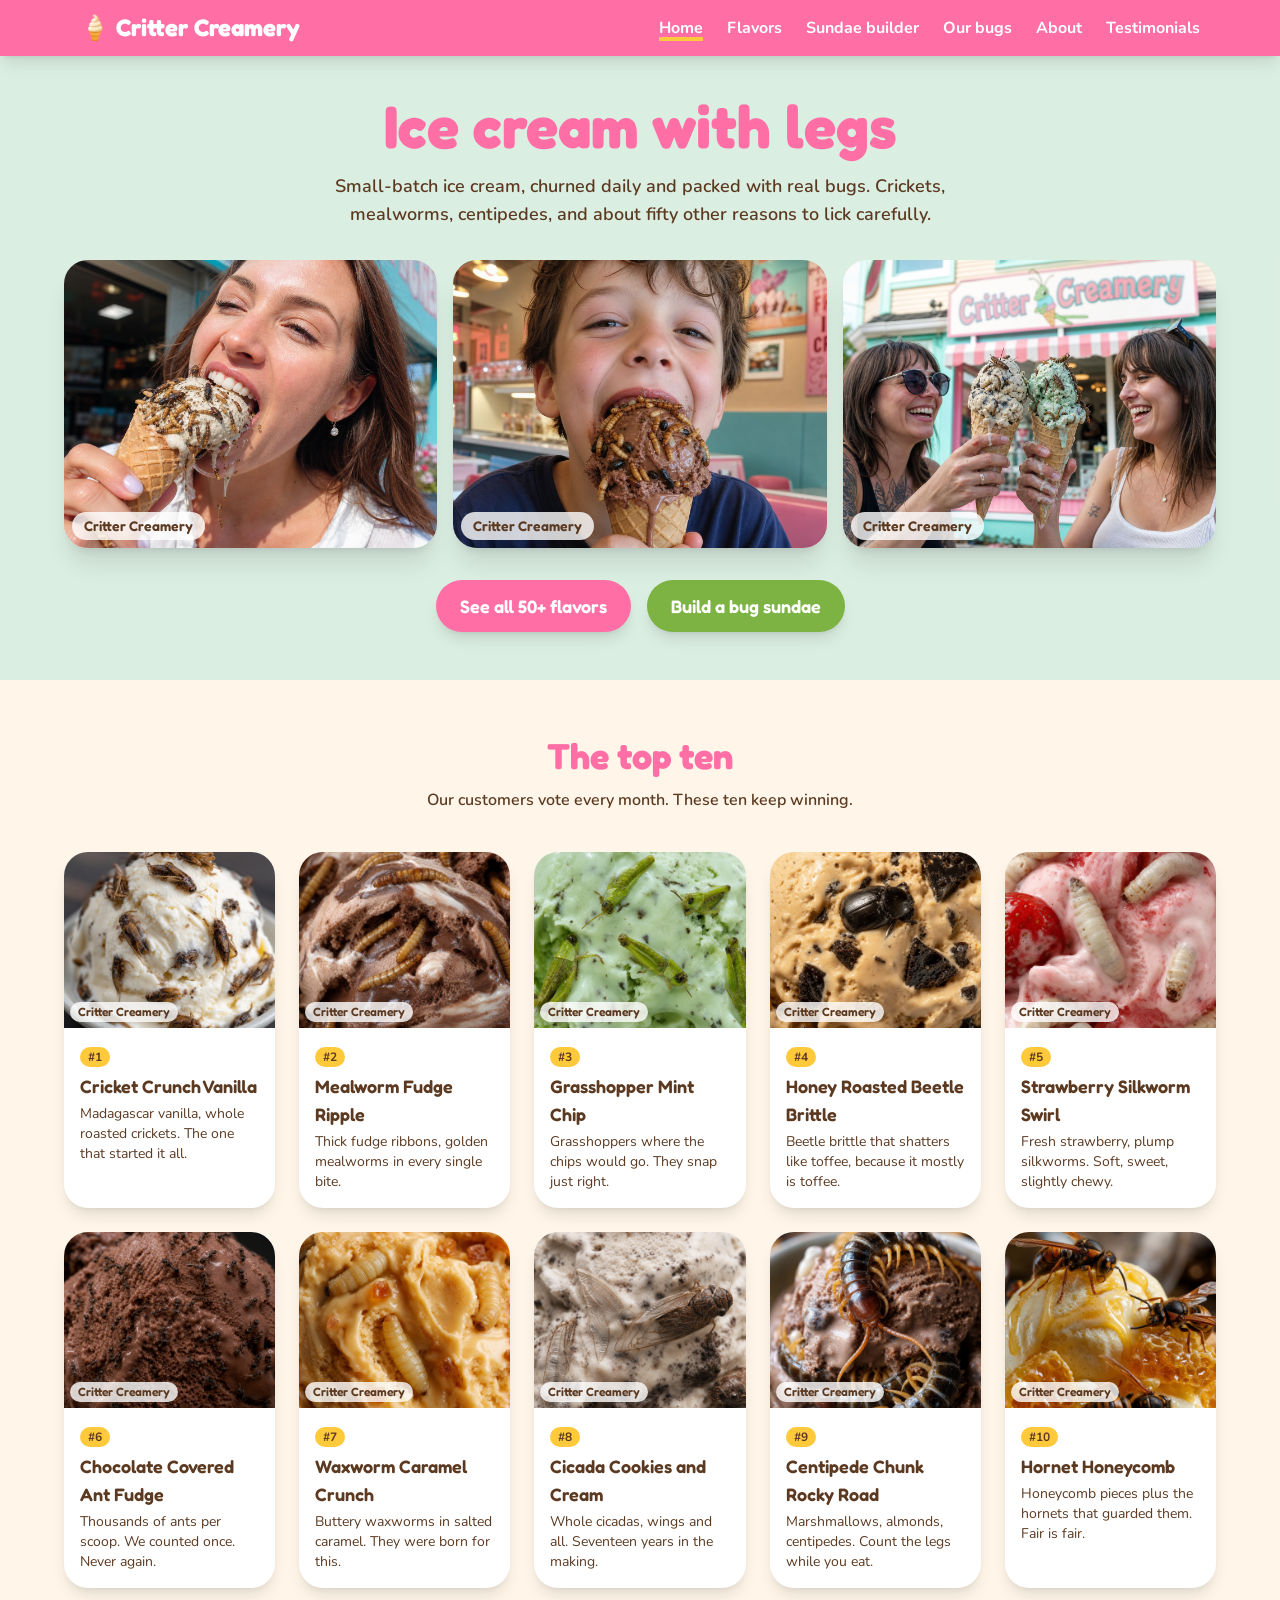
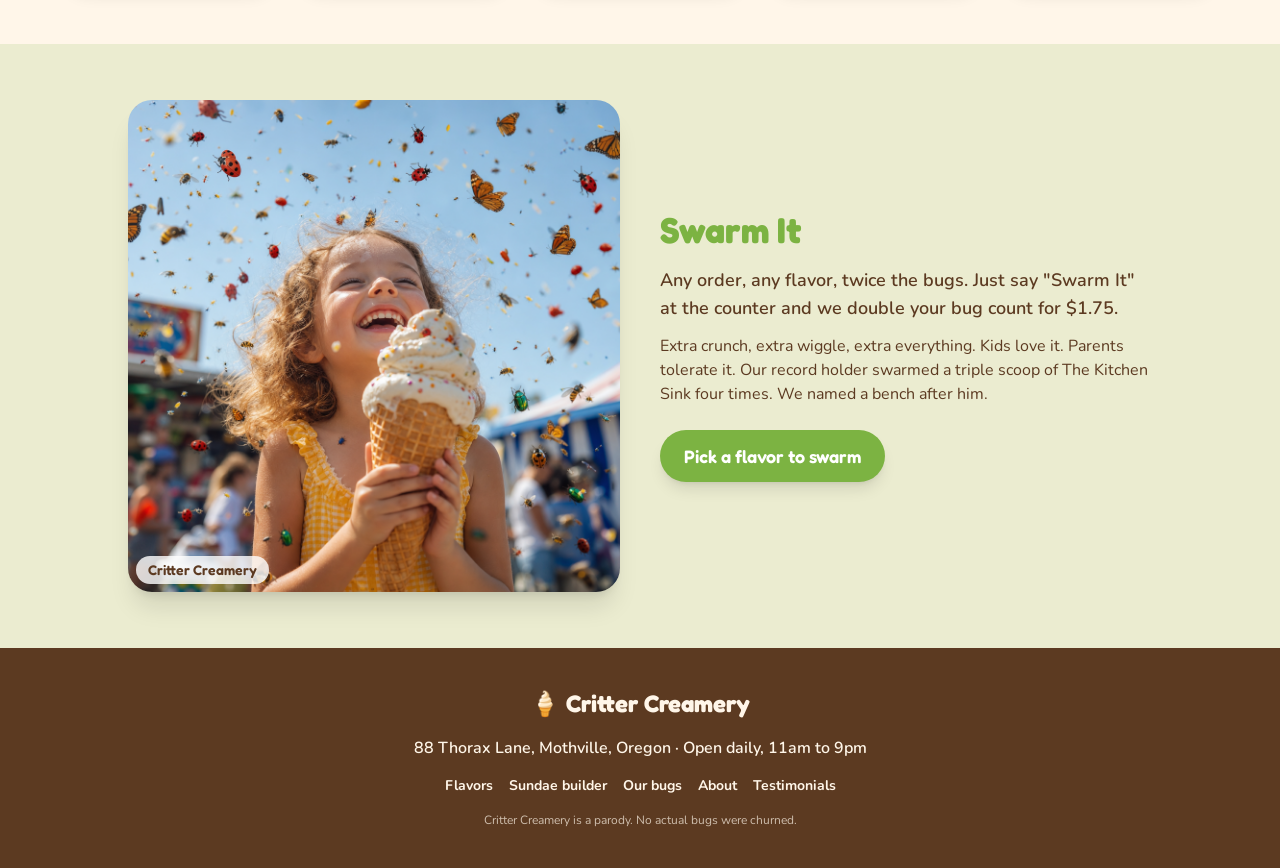
<file: index.html>
<!DOCTYPE html>
<html lang="en">
<head>
  <meta charset="UTF-8">
  <meta name="viewport" content="width=device-width, initial-scale=1.0">
  <title>Critter Creamery | Ice cream with legs</title>
  <meta name="description" content="Critter Creamery is a small-batch ice cream shop where every flavor is packed with real bugs. Crickets, mealworms, centipedes, and more.">
  <link rel="icon" href="data:image/svg+xml,<svg xmlns=%22http://www.w3.org/2000/svg%22 viewBox=%220 0 100 100%22><text y=%22.9em%22 font-size=%2290%22>&#127846;</text></svg>">
  <link rel="preconnect" href="https://fonts.googleapis.com">
  <link rel="preconnect" href="https://fonts.gstatic.com" crossorigin>
  <link href="https://fonts.googleapis.com/css2?family=Fredoka:wght@400;500;600;700&family=Nunito:wght@400;600;700;800&display=swap" rel="stylesheet">
  <link rel="stylesheet" href="css/site.css">
</head>
<body class="bg-cream font-body text-choc">

  <!-- Nav -->
  <header class="sticky top-0 z-50 bg-berry shadow-lg">
    <nav class="mx-auto flex max-w-6xl items-center justify-between px-4 py-3">
      <a href="index.html" class="font-display text-2xl font-bold text-white">&#127846; Critter Creamery</a>
      <button id="menu-button" class="text-3xl text-white md:hidden" aria-label="Toggle menu">&#9776;</button>
      <ul class="hidden gap-6 font-bold text-white md:flex">
        <li><a class="underline decoration-sunny decoration-4 underline-offset-4" href="index.html">Home</a></li>
        <li><a class="hover:text-sunny" href="flavors.html">Flavors</a></li>
        <li><a class="hover:text-sunny" href="sundae-builder.html">Sundae builder</a></li>
        <li><a class="hover:text-sunny" href="our-bugs.html">Our bugs</a></li>
        <li><a class="hover:text-sunny" href="about.html">About</a></li>
        <li><a class="hover:text-sunny" href="testimonials.html">Testimonials</a></li>
      </ul>
    </nav>
    <ul id="mobile-menu" class="hidden flex-col gap-2 bg-berry px-6 pb-4 font-bold text-white md:hidden">
      <li><a href="index.html">Home</a></li>
      <li><a href="flavors.html">Flavors</a></li>
      <li><a href="sundae-builder.html">Sundae builder</a></li>
      <li><a href="our-bugs.html">Our bugs</a></li>
      <li><a href="about.html">About</a></li>
      <li><a href="testimonials.html">Testimonials</a></li>
    </ul>
  </header>

  <!-- Hero -->
  <section class="bg-mint/20 px-4 pb-12 pt-10">
    <div class="mx-auto max-w-6xl text-center">
      <h1 class="font-display text-5xl font-bold text-berry md:text-6xl">Ice cream with legs</h1>
      <p class="mx-auto mt-4 max-w-2xl text-lg font-semibold">
        Small-batch ice cream, churned daily and packed with real bugs.
        Crickets, mealworms, centipedes, and about fifty other reasons to lick carefully.
      </p>
      <div class="mt-8 grid gap-4 md:grid-cols-3">
        <figure class="relative overflow-hidden rounded-3xl shadow-xl">
          <img src="images/hero-1.png" alt="Woman happily eating an ice cream cone full of crickets and mealworms" class="h-64 w-full object-cover md:h-72">
          <figcaption class="absolute bottom-2 left-2 rounded-full bg-white/80 px-3 py-1 font-display text-sm font-semibold text-choc">Critter Creamery</figcaption>
        </figure>
        <figure class="relative overflow-hidden rounded-3xl shadow-xl">
          <img src="images/hero-2.png" alt="Kid enjoying chocolate bug ice cream with mealworms dripping down their chin" class="h-64 w-full object-cover md:h-72">
          <figcaption class="absolute bottom-2 left-2 rounded-full bg-white/80 px-3 py-1 font-display text-sm font-semibold text-choc">Critter Creamery</figcaption>
        </figure>
        <figure class="relative overflow-hidden rounded-3xl shadow-xl">
          <img src="images/hero-3.png" alt="Two friends toasting with bug-filled ice cream cones" class="h-64 w-full object-cover md:h-72">
          <figcaption class="absolute bottom-2 left-2 rounded-full bg-white/80 px-3 py-1 font-display text-sm font-semibold text-choc">Critter Creamery</figcaption>
        </figure>
      </div>
      <div class="mt-8 flex flex-wrap justify-center gap-4">
        <a href="flavors.html" class="rounded-full bg-berry px-6 py-3 font-display text-lg font-semibold text-white shadow-lg hover:bg-berry/90">See all 50+ flavors</a>
        <a href="sundae-builder.html" class="rounded-full bg-buggy px-6 py-3 font-display text-lg font-semibold text-white shadow-lg hover:bg-buggy/90">Build a bug sundae</a>
      </div>
    </div>
  </section>

  <!-- Top ten -->
  <section class="px-4 py-14">
    <div class="mx-auto max-w-6xl">
      <h2 class="text-center font-display text-4xl font-bold text-berry">The top ten</h2>
      <p class="mx-auto mt-3 max-w-xl text-center font-semibold">
        Our customers vote every month. These ten keep winning.
      </p>
      <div class="mt-10 grid gap-6 sm:grid-cols-2 lg:grid-cols-5">
        <!-- cards injected below -->
        <div class="overflow-hidden rounded-3xl bg-white shadow-lg">
          <figure class="relative">
            <img src="images/flavor-cricket-crunch.png" alt="Vanilla ice cream packed with roasted crickets" class="h-44 w-full object-cover">
            <figcaption class="absolute bottom-1.5 left-1.5 rounded-full bg-white/80 px-2 py-0.5 font-display text-xs font-semibold text-choc">Critter Creamery</figcaption>
          </figure>
          <div class="p-4">
            <span class="rounded-full bg-sunny px-2 py-0.5 text-xs font-bold">#1</span>
            <h3 class="mt-1 font-display text-lg font-semibold">Cricket Crunch Vanilla</h3>
            <p class="mt-1 text-sm">Madagascar vanilla, whole roasted crickets. The one that started it all.</p>
          </div>
        </div>
        <div class="overflow-hidden rounded-3xl bg-white shadow-lg">
          <figure class="relative">
            <img src="images/flavor-mealworm-fudge.png" alt="Chocolate fudge ice cream with golden mealworms" class="h-44 w-full object-cover">
            <figcaption class="absolute bottom-1.5 left-1.5 rounded-full bg-white/80 px-2 py-0.5 font-display text-xs font-semibold text-choc">Critter Creamery</figcaption>
          </figure>
          <div class="p-4">
            <span class="rounded-full bg-sunny px-2 py-0.5 text-xs font-bold">#2</span>
            <h3 class="mt-1 font-display text-lg font-semibold">Mealworm Fudge Ripple</h3>
            <p class="mt-1 text-sm">Thick fudge ribbons, golden mealworms in every single bite.</p>
          </div>
        </div>
        <div class="overflow-hidden rounded-3xl bg-white shadow-lg">
          <figure class="relative">
            <img src="images/flavor-grasshopper-mint.png" alt="Mint ice cream with whole grasshoppers" class="h-44 w-full object-cover">
            <figcaption class="absolute bottom-1.5 left-1.5 rounded-full bg-white/80 px-2 py-0.5 font-display text-xs font-semibold text-choc">Critter Creamery</figcaption>
          </figure>
          <div class="p-4">
            <span class="rounded-full bg-sunny px-2 py-0.5 text-xs font-bold">#3</span>
            <h3 class="mt-1 font-display text-lg font-semibold">Grasshopper Mint Chip</h3>
            <p class="mt-1 text-sm">Grasshoppers where the chips would go. They snap just right.</p>
          </div>
        </div>
        <div class="overflow-hidden rounded-3xl bg-white shadow-lg">
          <figure class="relative">
            <img src="images/flavor-beetle-brittle.png" alt="Caramel ice cream with beetle brittle chunks" class="h-44 w-full object-cover">
            <figcaption class="absolute bottom-1.5 left-1.5 rounded-full bg-white/80 px-2 py-0.5 font-display text-xs font-semibold text-choc">Critter Creamery</figcaption>
          </figure>
          <div class="p-4">
            <span class="rounded-full bg-sunny px-2 py-0.5 text-xs font-bold">#4</span>
            <h3 class="mt-1 font-display text-lg font-semibold">Honey Roasted Beetle Brittle</h3>
            <p class="mt-1 text-sm">Beetle brittle that shatters like toffee, because it mostly is toffee.</p>
          </div>
        </div>
        <div class="overflow-hidden rounded-3xl bg-white shadow-lg">
          <figure class="relative">
            <img src="images/flavor-silkworm-swirl.png" alt="Strawberry ice cream with silkworm swirl" class="h-44 w-full object-cover">
            <figcaption class="absolute bottom-1.5 left-1.5 rounded-full bg-white/80 px-2 py-0.5 font-display text-xs font-semibold text-choc">Critter Creamery</figcaption>
          </figure>
          <div class="p-4">
            <span class="rounded-full bg-sunny px-2 py-0.5 text-xs font-bold">#5</span>
            <h3 class="mt-1 font-display text-lg font-semibold">Strawberry Silkworm Swirl</h3>
            <p class="mt-1 text-sm">Fresh strawberry, plump silkworms. Soft, sweet, slightly chewy.</p>
          </div>
        </div>
        <div class="overflow-hidden rounded-3xl bg-white shadow-lg">
          <figure class="relative">
            <img src="images/flavor-ant-fudge.png" alt="Dark chocolate ice cream speckled with ants" class="h-44 w-full object-cover">
            <figcaption class="absolute bottom-1.5 left-1.5 rounded-full bg-white/80 px-2 py-0.5 font-display text-xs font-semibold text-choc">Critter Creamery</figcaption>
          </figure>
          <div class="p-4">
            <span class="rounded-full bg-sunny px-2 py-0.5 text-xs font-bold">#6</span>
            <h3 class="mt-1 font-display text-lg font-semibold">Chocolate Covered Ant Fudge</h3>
            <p class="mt-1 text-sm">Thousands of ants per scoop. We counted once. Never again.</p>
          </div>
        </div>
        <div class="overflow-hidden rounded-3xl bg-white shadow-lg">
          <figure class="relative">
            <img src="images/flavor-waxworm-caramel.png" alt="Salted caramel ice cream with waxworms" class="h-44 w-full object-cover">
            <figcaption class="absolute bottom-1.5 left-1.5 rounded-full bg-white/80 px-2 py-0.5 font-display text-xs font-semibold text-choc">Critter Creamery</figcaption>
          </figure>
          <div class="p-4">
            <span class="rounded-full bg-sunny px-2 py-0.5 text-xs font-bold">#7</span>
            <h3 class="mt-1 font-display text-lg font-semibold">Waxworm Caramel Crunch</h3>
            <p class="mt-1 text-sm">Buttery waxworms in salted caramel. They were born for this.</p>
          </div>
        </div>
        <div class="overflow-hidden rounded-3xl bg-white shadow-lg">
          <figure class="relative">
            <img src="images/flavor-cicada-cream.png" alt="Cookies and cream ice cream with whole cicadas" class="h-44 w-full object-cover">
            <figcaption class="absolute bottom-1.5 left-1.5 rounded-full bg-white/80 px-2 py-0.5 font-display text-xs font-semibold text-choc">Critter Creamery</figcaption>
          </figure>
          <div class="p-4">
            <span class="rounded-full bg-sunny px-2 py-0.5 text-xs font-bold">#8</span>
            <h3 class="mt-1 font-display text-lg font-semibold">Cicada Cookies and Cream</h3>
            <p class="mt-1 text-sm">Whole cicadas, wings and all. Seventeen years in the making.</p>
          </div>
        </div>
        <div class="overflow-hidden rounded-3xl bg-white shadow-lg">
          <figure class="relative">
            <img src="images/flavor-centipede-chunk.png" alt="Rocky road ice cream with curled centipedes" class="h-44 w-full object-cover">
            <figcaption class="absolute bottom-1.5 left-1.5 rounded-full bg-white/80 px-2 py-0.5 font-display text-xs font-semibold text-choc">Critter Creamery</figcaption>
          </figure>
          <div class="p-4">
            <span class="rounded-full bg-sunny px-2 py-0.5 text-xs font-bold">#9</span>
            <h3 class="mt-1 font-display text-lg font-semibold">Centipede Chunk Rocky Road</h3>
            <p class="mt-1 text-sm">Marshmallows, almonds, centipedes. Count the legs while you eat.</p>
          </div>
        </div>
        <div class="overflow-hidden rounded-3xl bg-white shadow-lg">
          <figure class="relative">
            <img src="images/flavor-hornet-honey.png" alt="Honey ice cream with honeycomb and hornets" class="h-44 w-full object-cover">
            <figcaption class="absolute bottom-1.5 left-1.5 rounded-full bg-white/80 px-2 py-0.5 font-display text-xs font-semibold text-choc">Critter Creamery</figcaption>
          </figure>
          <div class="p-4">
            <span class="rounded-full bg-sunny px-2 py-0.5 text-xs font-bold">#10</span>
            <h3 class="mt-1 font-display text-lg font-semibold">Hornet Honeycomb</h3>
            <p class="mt-1 text-sm">Honeycomb pieces plus the hornets that guarded them. Fair is fair.</p>
          </div>
        </div>
      </div>
    </div>
  </section>

  <!-- Swarm It -->
  <section class="bg-buggy/15 px-4 py-14">
    <div class="mx-auto grid max-w-5xl items-center gap-10 md:grid-cols-2">
      <figure class="relative overflow-hidden rounded-3xl shadow-xl">
        <img src="images/swarm-it.png" alt="Smiling child holding an ice cream cone while bugs swarm around like confetti" class="w-full object-cover">
        <figcaption class="absolute bottom-2 left-2 rounded-full bg-white/80 px-3 py-1 font-display text-sm font-semibold text-choc">Critter Creamery</figcaption>
      </figure>
      <div>
        <h2 class="font-display text-4xl font-bold text-buggy">Swarm It</h2>
        <p class="mt-4 text-lg font-semibold">
          Any order, any flavor, twice the bugs. Just say "Swarm It" at the counter
          and we double your bug count for $1.75.
        </p>
        <p class="mt-3">
          Extra crunch, extra wiggle, extra everything. Kids love it. Parents tolerate it.
          Our record holder swarmed a triple scoop of The Kitchen Sink four times.
          We named a bench after him.
        </p>
        <a href="flavors.html" class="mt-6 inline-block rounded-full bg-buggy px-6 py-3 font-display text-lg font-semibold text-white shadow-lg hover:bg-buggy/90">Pick a flavor to swarm</a>
      </div>
    </div>
  </section>

  <!-- Footer -->
  <footer class="bg-choc px-4 py-10 text-cream">
    <div class="mx-auto flex max-w-6xl flex-col items-center gap-4 text-center">
      <p class="font-display text-2xl font-bold">&#127846; Critter Creamery</p>
      <p class="font-semibold">88 Thorax Lane, Mothville, Oregon &middot; Open daily, 11am to 9pm</p>
      <ul class="flex flex-wrap justify-center gap-4 text-sm font-bold">
        <li><a class="hover:text-sunny" href="flavors.html">Flavors</a></li>
        <li><a class="hover:text-sunny" href="sundae-builder.html">Sundae builder</a></li>
        <li><a class="hover:text-sunny" href="our-bugs.html">Our bugs</a></li>
        <li><a class="hover:text-sunny" href="about.html">About</a></li>
        <li><a class="hover:text-sunny" href="testimonials.html">Testimonials</a></li>
      </ul>
      <p class="text-xs text-cream/70">Critter Creamery is a parody. No actual bugs were churned.</p>
    </div>
  </footer>

  <script src="js/main.js"></script>
</body>
</html>
</file>
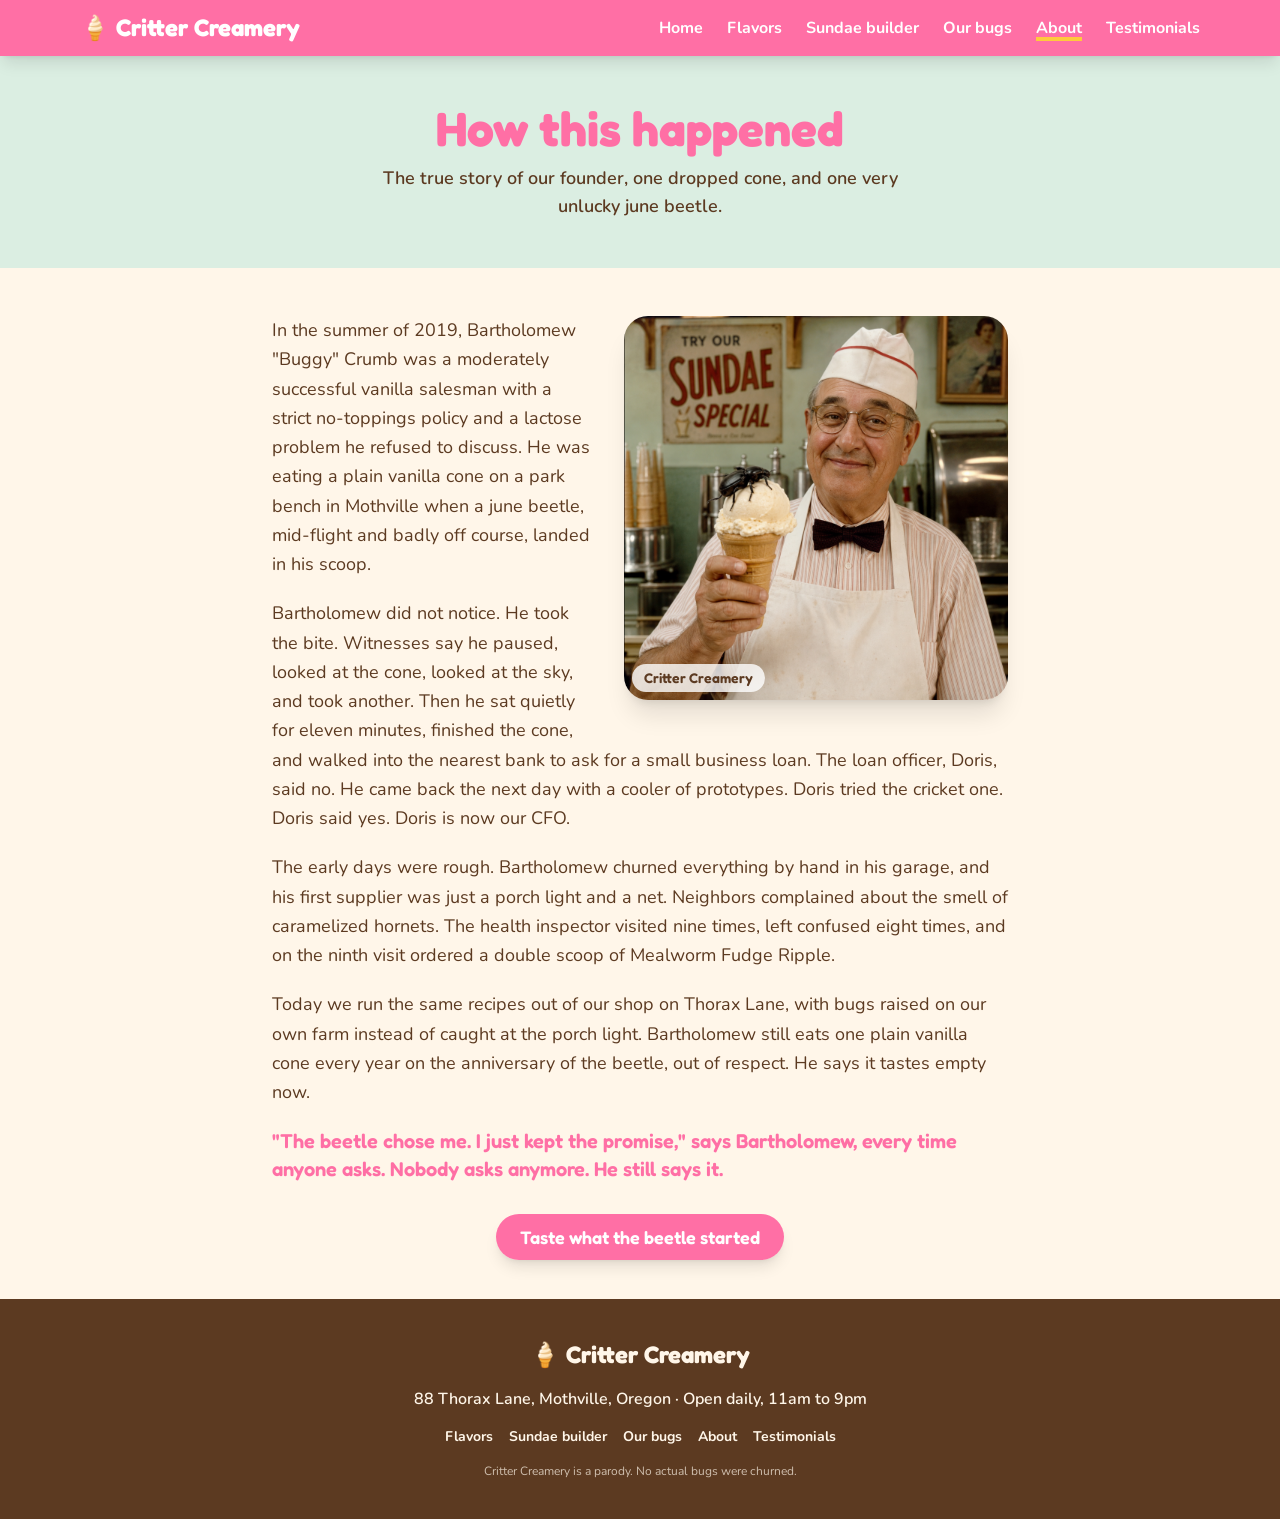
<file: about.html>
<!DOCTYPE html>
<html lang="en">
<head>
  <meta charset="UTF-8">
  <meta name="viewport" content="width=device-width, initial-scale=1.0">
  <title>About | Critter Creamery</title>
  <meta name="description" content="How one dropped waffle cone and one confused june beetle started Critter Creamery.">
  <link rel="icon" href="data:image/svg+xml,<svg xmlns=%22http://www.w3.org/2000/svg%22 viewBox=%220 0 100 100%22><text y=%22.9em%22 font-size=%2290%22>&#127846;</text></svg>">
  <link rel="preconnect" href="https://fonts.googleapis.com">
  <link rel="preconnect" href="https://fonts.gstatic.com" crossorigin>
  <link href="https://fonts.googleapis.com/css2?family=Fredoka:wght@400;500;600;700&family=Nunito:wght@400;600;700;800&display=swap" rel="stylesheet">
  <link rel="stylesheet" href="css/site.css">
</head>
<body class="bg-cream font-body text-choc">

  <header class="sticky top-0 z-50 bg-berry shadow-lg">
    <nav class="mx-auto flex max-w-6xl items-center justify-between px-4 py-3">
      <a href="index.html" class="font-display text-2xl font-bold text-white">&#127846; Critter Creamery</a>
      <button id="menu-button" class="text-3xl text-white md:hidden" aria-label="Toggle menu">&#9776;</button>
      <ul class="hidden gap-6 font-bold text-white md:flex">
        <li><a class="hover:text-sunny" href="index.html">Home</a></li>
        <li><a class="hover:text-sunny" href="flavors.html">Flavors</a></li>
        <li><a class="hover:text-sunny" href="sundae-builder.html">Sundae builder</a></li>
        <li><a class="hover:text-sunny" href="our-bugs.html">Our bugs</a></li>
        <li><a class="underline decoration-sunny decoration-4 underline-offset-4" href="about.html">About</a></li>
        <li><a class="hover:text-sunny" href="testimonials.html">Testimonials</a></li>
      </ul>
    </nav>
    <ul id="mobile-menu" class="hidden flex-col gap-2 bg-berry px-6 pb-4 font-bold text-white md:hidden">
      <li><a href="index.html">Home</a></li>
      <li><a href="flavors.html">Flavors</a></li>
      <li><a href="sundae-builder.html">Sundae builder</a></li>
      <li><a href="our-bugs.html">Our bugs</a></li>
      <li><a href="about.html">About</a></li>
      <li><a href="testimonials.html">Testimonials</a></li>
    </ul>
  </header>

  <section class="bg-mint/20 px-4 py-12 text-center">
    <h1 class="font-display text-5xl font-bold text-berry">How this happened</h1>
    <p class="mx-auto mt-3 max-w-xl text-lg font-semibold">The true story of our founder, one dropped cone, and one very unlucky june beetle.</p>
  </section>

  <main class="mx-auto max-w-3xl px-4 py-12">
    <figure class="relative float-none mx-auto mb-8 max-w-sm overflow-hidden rounded-3xl shadow-xl md:float-right md:ml-8">
      <img src="images/founder.png" alt="Founder Bartholomew Crumb holding an ice cream cone with a beetle on top" class="w-full object-cover">
      <figcaption class="absolute bottom-2 left-2 rounded-full bg-white/80 px-3 py-1 font-display text-sm font-semibold text-choc">Critter Creamery</figcaption>
    </figure>

    <div class="space-y-5 text-lg leading-relaxed">
      <p>
        In the summer of 2019, Bartholomew "Buggy" Crumb was a moderately successful
        vanilla salesman with a strict no-toppings policy and a lactose problem he refused
        to discuss. He was eating a plain vanilla cone on a park bench in Mothville when a
        june beetle, mid-flight and badly off course, landed in his scoop.
      </p>
      <p>
        Bartholomew did not notice. He took the bite. Witnesses say he paused, looked at
        the cone, looked at the sky, and took another. Then he sat quietly for eleven
        minutes, finished the cone, and walked into the nearest bank to ask for a small
        business loan. The loan officer, Doris, said no. He came back the next day with a
        cooler of prototypes. Doris tried the cricket one. Doris said yes. Doris is now
        our CFO.
      </p>
      <p>
        The early days were rough. Bartholomew churned everything by hand in his garage,
        and his first supplier was just a porch light and a net. Neighbors complained
        about the smell of caramelized hornets. The health inspector visited nine times,
        left confused eight times, and on the ninth visit ordered a double scoop of
        Mealworm Fudge Ripple.
      </p>
      <p>
        Today we run the same recipes out of our shop on Thorax Lane, with bugs raised on
        our own farm instead of caught at the porch light. Bartholomew still eats one
        plain vanilla cone every year on the anniversary of the beetle, out of respect.
        He says it tastes empty now.
      </p>
      <p class="font-display text-xl font-semibold text-berry">
        "The beetle chose me. I just kept the promise," says Bartholomew,
        every time anyone asks. Nobody asks anymore. He still says it.
      </p>
    </div>

    <div class="mt-10 text-center">
      <a href="flavors.html" class="rounded-full bg-berry px-6 py-3 font-display text-lg font-semibold text-white shadow-lg hover:bg-berry/90">Taste what the beetle started</a>
    </div>
  </main>

  <footer class="bg-choc px-4 py-10 text-cream">
    <div class="mx-auto flex max-w-6xl flex-col items-center gap-4 text-center">
      <p class="font-display text-2xl font-bold">&#127846; Critter Creamery</p>
      <p class="font-semibold">88 Thorax Lane, Mothville, Oregon &middot; Open daily, 11am to 9pm</p>
      <ul class="flex flex-wrap justify-center gap-4 text-sm font-bold">
        <li><a class="hover:text-sunny" href="flavors.html">Flavors</a></li>
        <li><a class="hover:text-sunny" href="sundae-builder.html">Sundae builder</a></li>
        <li><a class="hover:text-sunny" href="our-bugs.html">Our bugs</a></li>
        <li><a class="hover:text-sunny" href="about.html">About</a></li>
        <li><a class="hover:text-sunny" href="testimonials.html">Testimonials</a></li>
      </ul>
      <p class="text-xs text-cream/70">Critter Creamery is a parody. No actual bugs were churned.</p>
    </div>
  </footer>

  <script src="js/main.js"></script>
</body>
</html>
</file>
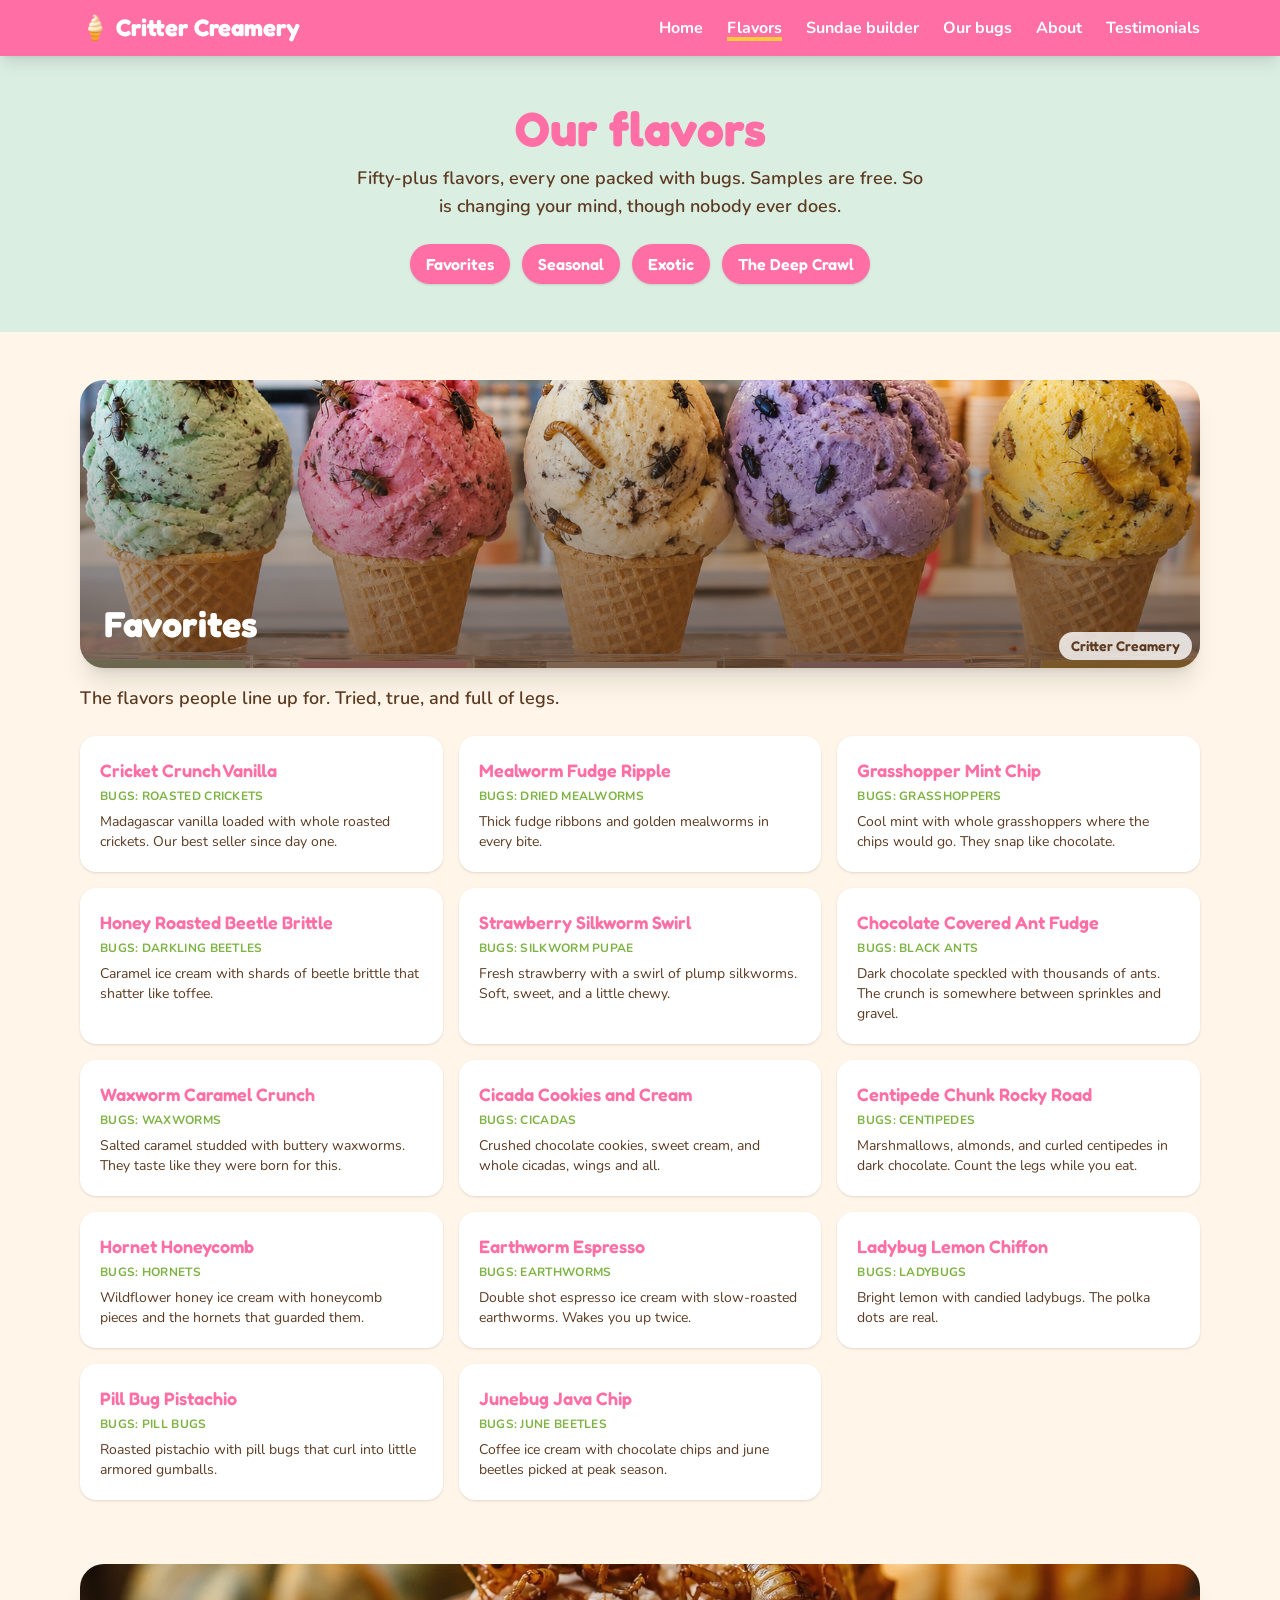
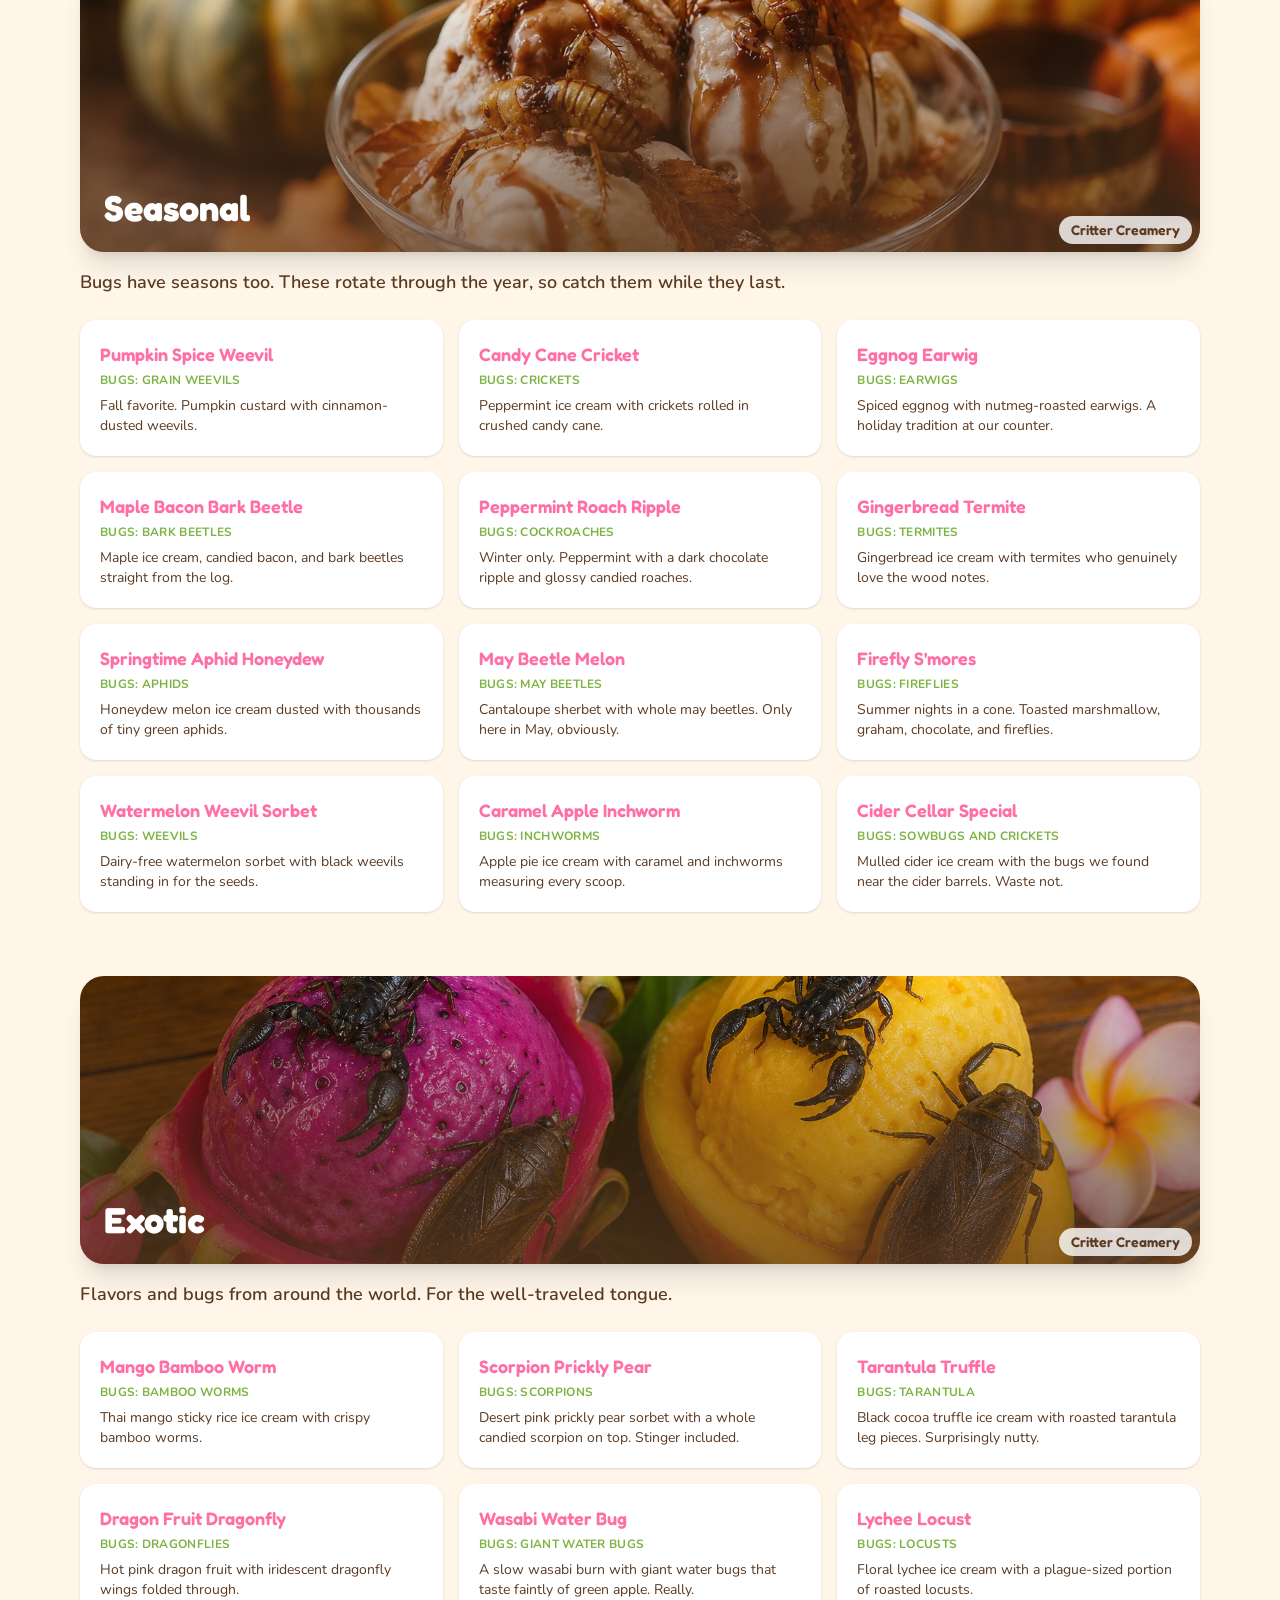
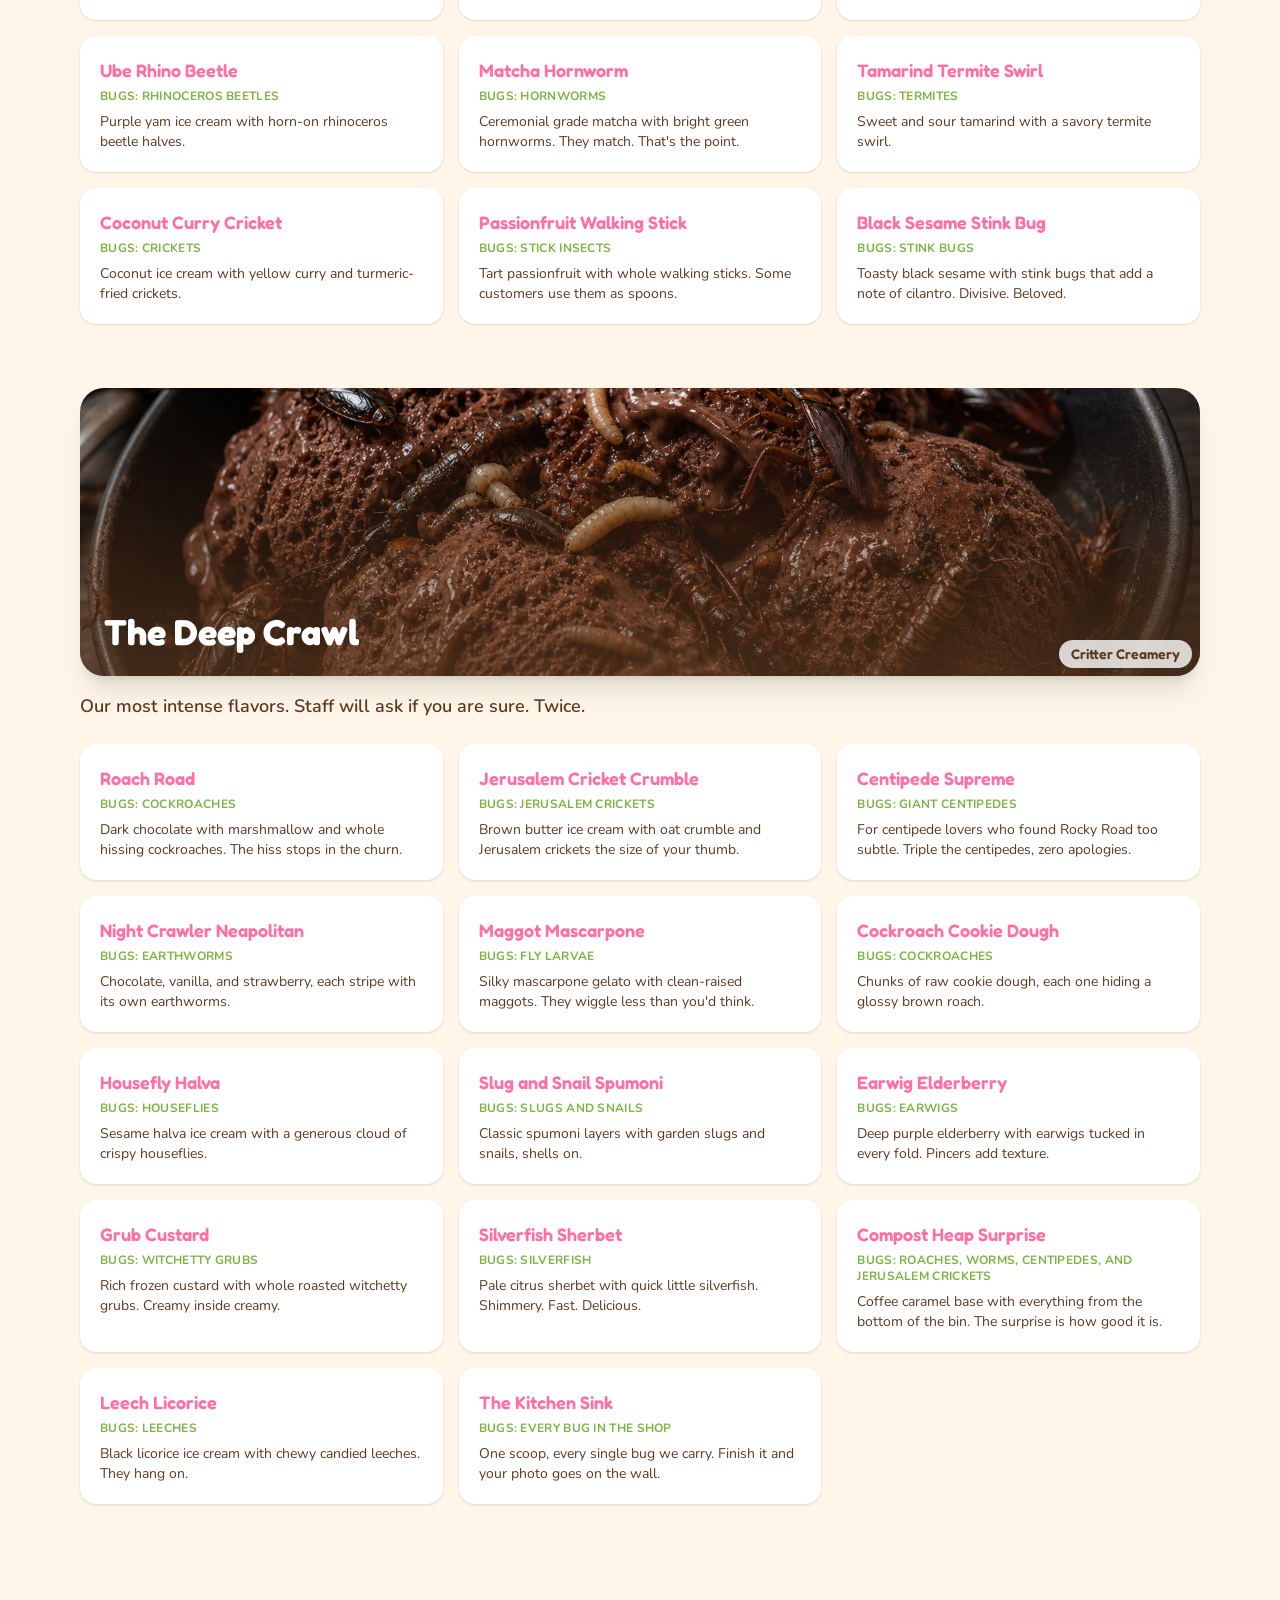
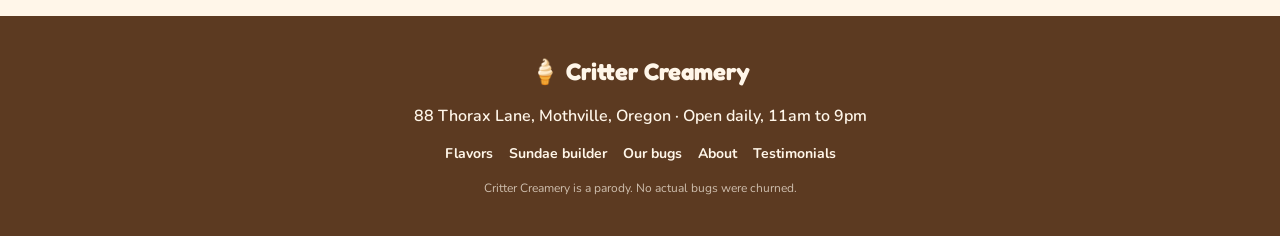
<file: flavors.html>
<!DOCTYPE html>
<html lang="en">
<head>
  <meta charset="UTF-8">
  <meta name="viewport" content="width=device-width, initial-scale=1.0">
  <title>Flavors | Critter Creamery</title>
  <meta name="description" content="More than fifty bug ice cream flavors across Favorites, Seasonal, Exotic, and The Deep Crawl.">
  <link rel="icon" href="data:image/svg+xml,<svg xmlns=%22http://www.w3.org/2000/svg%22 viewBox=%220 0 100 100%22><text y=%22.9em%22 font-size=%2290%22>&#127846;</text></svg>">
  <link rel="preconnect" href="https://fonts.googleapis.com">
  <link rel="preconnect" href="https://fonts.gstatic.com" crossorigin>
  <link href="https://fonts.googleapis.com/css2?family=Fredoka:wght@400;500;600;700&family=Nunito:wght@400;600;700;800&display=swap" rel="stylesheet">
  <link rel="stylesheet" href="css/site.css">
</head>
<body class="bg-cream font-body text-choc">

  <header class="sticky top-0 z-50 bg-berry shadow-lg">
    <nav class="mx-auto flex max-w-6xl items-center justify-between px-4 py-3">
      <a href="index.html" class="font-display text-2xl font-bold text-white">&#127846; Critter Creamery</a>
      <button id="menu-button" class="text-3xl text-white md:hidden" aria-label="Toggle menu">&#9776;</button>
      <ul class="hidden gap-6 font-bold text-white md:flex">
        <li><a class="hover:text-sunny" href="index.html">Home</a></li>
        <li><a class="underline decoration-sunny decoration-4 underline-offset-4" href="flavors.html">Flavors</a></li>
        <li><a class="hover:text-sunny" href="sundae-builder.html">Sundae builder</a></li>
        <li><a class="hover:text-sunny" href="our-bugs.html">Our bugs</a></li>
        <li><a class="hover:text-sunny" href="about.html">About</a></li>
        <li><a class="hover:text-sunny" href="testimonials.html">Testimonials</a></li>
      </ul>
    </nav>
    <ul id="mobile-menu" class="hidden flex-col gap-2 bg-berry px-6 pb-4 font-bold text-white md:hidden">
      <li><a href="index.html">Home</a></li>
      <li><a href="flavors.html">Flavors</a></li>
      <li><a href="sundae-builder.html">Sundae builder</a></li>
      <li><a href="our-bugs.html">Our bugs</a></li>
      <li><a href="about.html">About</a></li>
      <li><a href="testimonials.html">Testimonials</a></li>
    </ul>
  </header>

  <section class="bg-mint/20 px-4 py-12 text-center">
    <h1 class="font-display text-5xl font-bold text-berry">Our flavors</h1>
    <p class="mx-auto mt-3 max-w-xl text-lg font-semibold">
      Fifty-plus flavors, every one packed with bugs. Samples are free.
      So is changing your mind, though nobody ever does.
    </p>
    <nav id="category-links" class="mt-6 flex flex-wrap justify-center gap-3"></nav>
  </section>

  <main id="flavor-sections" class="mx-auto max-w-6xl px-4 py-12"></main>

  <footer class="bg-choc px-4 py-10 text-cream">
    <div class="mx-auto flex max-w-6xl flex-col items-center gap-4 text-center">
      <p class="font-display text-2xl font-bold">&#127846; Critter Creamery</p>
      <p class="font-semibold">88 Thorax Lane, Mothville, Oregon &middot; Open daily, 11am to 9pm</p>
      <ul class="flex flex-wrap justify-center gap-4 text-sm font-bold">
        <li><a class="hover:text-sunny" href="flavors.html">Flavors</a></li>
        <li><a class="hover:text-sunny" href="sundae-builder.html">Sundae builder</a></li>
        <li><a class="hover:text-sunny" href="our-bugs.html">Our bugs</a></li>
        <li><a class="hover:text-sunny" href="about.html">About</a></li>
        <li><a class="hover:text-sunny" href="testimonials.html">Testimonials</a></li>
      </ul>
      <p class="text-xs text-cream/70">Critter Creamery is a parody. No actual bugs were churned.</p>
    </div>
  </footer>

  <script src="js/flavors.js"></script>
  <script src="js/main.js"></script>
  <script>
    // Render category jump links and one section per category.
    const links = document.getElementById("category-links");
    const container = document.getElementById("flavor-sections");

    FLAVOR_CATEGORIES.forEach((cat) => {
      const link = document.createElement("a");
      link.href = "#" + cat.id;
      link.textContent = cat.name;
      link.className = "rounded-full bg-berry px-4 py-2 font-display font-semibold text-white shadow hover:bg-berry/90";
      links.appendChild(link);

      const section = document.createElement("section");
      section.id = cat.id;
      section.className = "mb-16 scroll-mt-24";
      section.innerHTML = `
        <figure class="relative overflow-hidden rounded-3xl shadow-xl">
          <img src="${cat.image}" alt="${cat.name} bug ice cream" class="h-56 w-full object-cover md:h-72">
          <figcaption class="absolute bottom-2 right-2 z-10 rounded-full bg-white/80 px-3 py-1 font-display text-sm font-semibold text-choc">Critter Creamery</figcaption>
          <div class="absolute inset-0 flex items-end bg-gradient-to-t from-choc/70 to-transparent p-6">
            <h2 class="font-display text-4xl font-bold text-white">${cat.name}</h2>
          </div>
        </figure>
        <p class="mt-4 text-lg font-semibold">${cat.blurb}</p>
        <div class="mt-6 grid gap-4 sm:grid-cols-2 lg:grid-cols-3"></div>
      `;
      const grid = section.querySelector("div.grid");
      cat.flavors.forEach((flavor) => {
        const card = document.createElement("div");
        card.className = "rounded-2xl bg-white p-5 shadow";
        card.innerHTML = `
          <h3 class="font-display text-lg font-semibold text-berry"></h3>
          <p class="mt-1 text-xs font-bold uppercase tracking-wide text-buggy"></p>
          <p class="mt-2 text-sm"></p>
        `;
        card.children[0].textContent = flavor.name;
        card.children[1].textContent = "Bugs: " + flavor.bugs;
        card.children[2].textContent = flavor.desc;
        grid.appendChild(card);
      });
      container.appendChild(section);
    });
  </script>
</body>
</html>
</file>
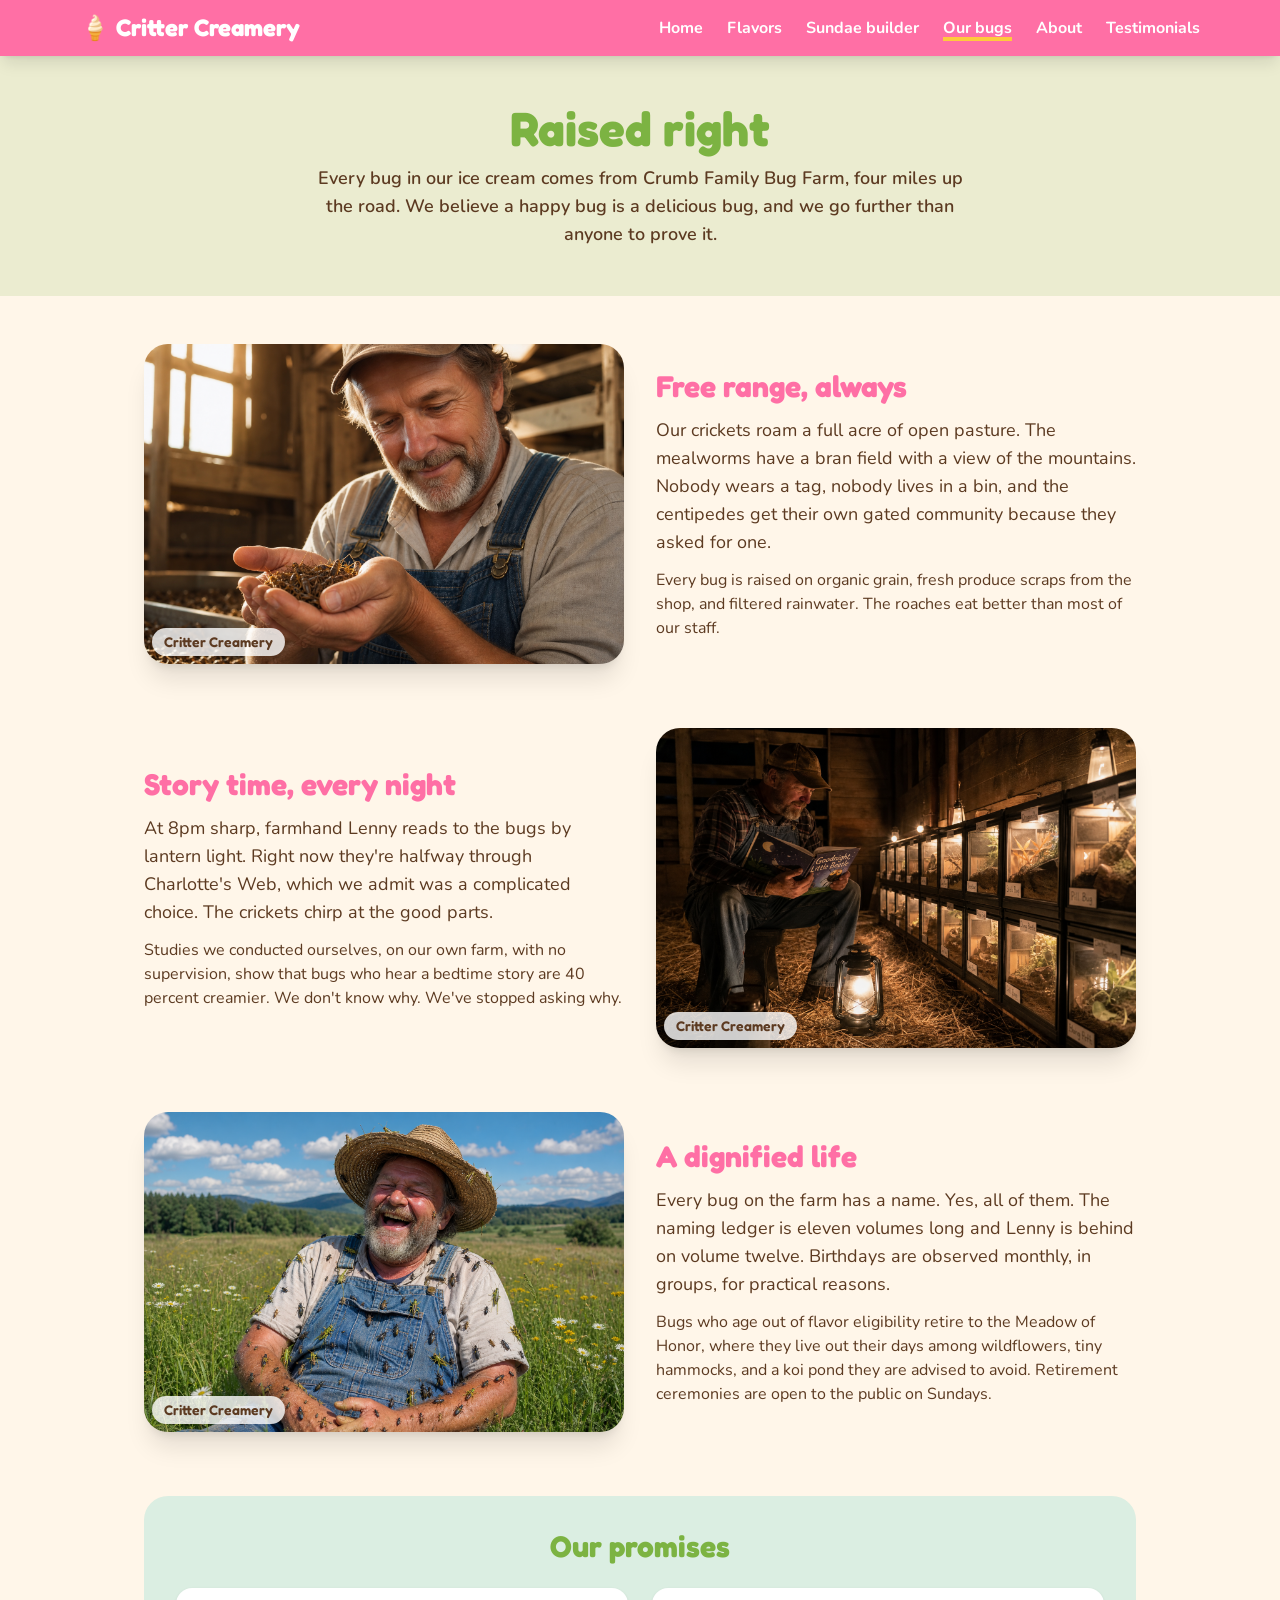
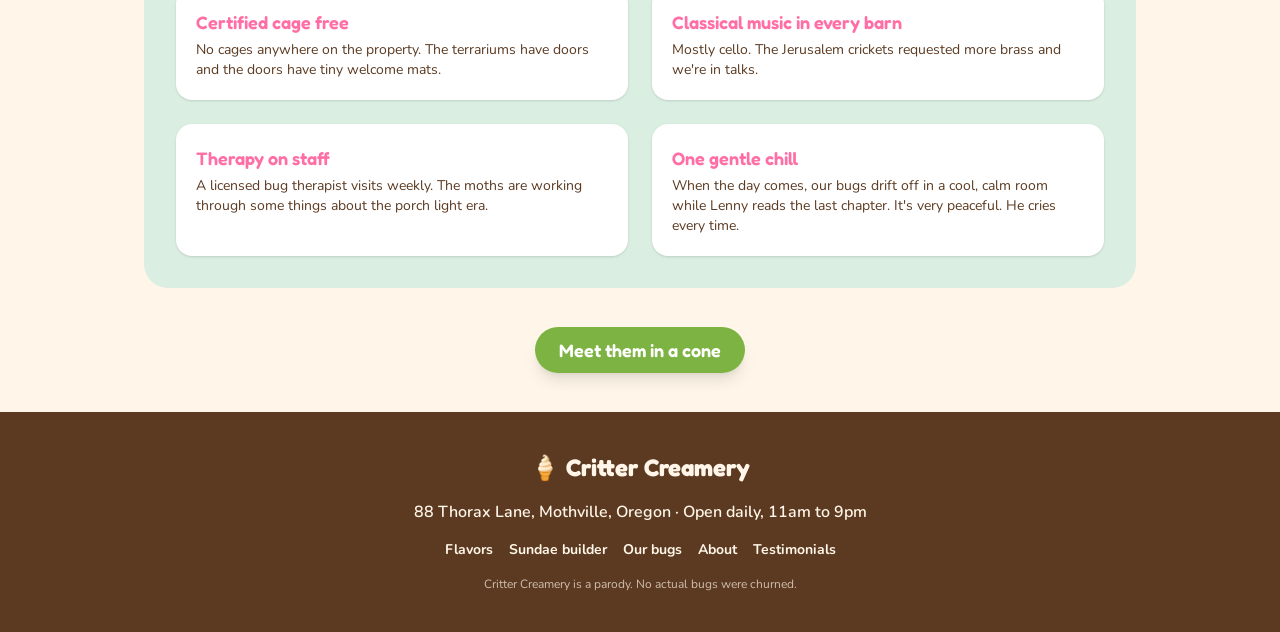
<file: our-bugs.html>
<!DOCTYPE html>
<html lang="en">
<head>
  <meta charset="UTF-8">
  <meta name="viewport" content="width=device-width, initial-scale=1.0">
  <title>Our bugs | Critter Creamery</title>
  <meta name="description" content="How Critter Creamery raises its bugs: free range, story time every night, and a full retirement meadow.">
  <link rel="icon" href="data:image/svg+xml,<svg xmlns=%22http://www.w3.org/2000/svg%22 viewBox=%220 0 100 100%22><text y=%22.9em%22 font-size=%2290%22>&#127846;</text></svg>">
  <link rel="preconnect" href="https://fonts.googleapis.com">
  <link rel="preconnect" href="https://fonts.gstatic.com" crossorigin>
  <link href="https://fonts.googleapis.com/css2?family=Fredoka:wght@400;500;600;700&family=Nunito:wght@400;600;700;800&display=swap" rel="stylesheet">
  <link rel="stylesheet" href="css/site.css">
</head>
<body class="bg-cream font-body text-choc">

  <header class="sticky top-0 z-50 bg-berry shadow-lg">
    <nav class="mx-auto flex max-w-6xl items-center justify-between px-4 py-3">
      <a href="index.html" class="font-display text-2xl font-bold text-white">&#127846; Critter Creamery</a>
      <button id="menu-button" class="text-3xl text-white md:hidden" aria-label="Toggle menu">&#9776;</button>
      <ul class="hidden gap-6 font-bold text-white md:flex">
        <li><a class="hover:text-sunny" href="index.html">Home</a></li>
        <li><a class="hover:text-sunny" href="flavors.html">Flavors</a></li>
        <li><a class="hover:text-sunny" href="sundae-builder.html">Sundae builder</a></li>
        <li><a class="underline decoration-sunny decoration-4 underline-offset-4" href="our-bugs.html">Our bugs</a></li>
        <li><a class="hover:text-sunny" href="about.html">About</a></li>
        <li><a class="hover:text-sunny" href="testimonials.html">Testimonials</a></li>
      </ul>
    </nav>
    <ul id="mobile-menu" class="hidden flex-col gap-2 bg-berry px-6 pb-4 font-bold text-white md:hidden">
      <li><a href="index.html">Home</a></li>
      <li><a href="flavors.html">Flavors</a></li>
      <li><a href="sundae-builder.html">Sundae builder</a></li>
      <li><a href="our-bugs.html">Our bugs</a></li>
      <li><a href="about.html">About</a></li>
      <li><a href="testimonials.html">Testimonials</a></li>
    </ul>
  </header>

  <section class="bg-buggy/15 px-4 py-12 text-center">
    <h1 class="font-display text-5xl font-bold text-buggy">Raised right</h1>
    <p class="mx-auto mt-3 max-w-2xl text-lg font-semibold">
      Every bug in our ice cream comes from Crumb Family Bug Farm, four miles up the road.
      We believe a happy bug is a delicious bug, and we go further than anyone to prove it.
    </p>
  </section>

  <main class="mx-auto max-w-5xl px-4 py-12">

    <section class="grid items-center gap-8 md:grid-cols-2">
      <figure class="relative overflow-hidden rounded-3xl shadow-xl">
        <img src="images/farm-holding.png" alt="Farmer gently holding a handful of crickets in golden barn light" class="w-full object-cover">
        <figcaption class="absolute bottom-2 left-2 rounded-full bg-white/80 px-3 py-1 font-display text-sm font-semibold text-choc">Critter Creamery</figcaption>
      </figure>
      <div>
        <h2 class="font-display text-3xl font-bold text-berry">Free range, always</h2>
        <p class="mt-3 text-lg">
          Our crickets roam a full acre of open pasture. The mealworms have a bran field
          with a view of the mountains. Nobody wears a tag, nobody lives in a bin, and the
          centipedes get their own gated community because they asked for one.
        </p>
        <p class="mt-3">
          Every bug is raised on organic grain, fresh produce scraps from the shop, and
          filtered rainwater. The roaches eat better than most of our staff.
        </p>
      </div>
    </section>

    <section class="mt-16 grid items-center gap-8 md:grid-cols-2">
      <div class="md:order-2">
        <figure class="relative overflow-hidden rounded-3xl shadow-xl">
          <img src="images/farm-storytime.png" alt="Farmer reading a bedtime story by lantern light to rows of bug enclosures" class="w-full object-cover">
          <figcaption class="absolute bottom-2 left-2 rounded-full bg-white/80 px-3 py-1 font-display text-sm font-semibold text-choc">Critter Creamery</figcaption>
        </figure>
      </div>
      <div class="md:order-1">
        <h2 class="font-display text-3xl font-bold text-berry">Story time, every night</h2>
        <p class="mt-3 text-lg">
          At 8pm sharp, farmhand Lenny reads to the bugs by lantern light. Right now
          they're halfway through Charlotte's Web, which we admit was a complicated
          choice. The crickets chirp at the good parts.
        </p>
        <p class="mt-3">
          Studies we conducted ourselves, on our own farm, with no supervision, show that
          bugs who hear a bedtime story are 40 percent creamier. We don't know why. We've
          stopped asking why.
        </p>
      </div>
    </section>

    <section class="mt-16 grid items-center gap-8 md:grid-cols-2">
      <figure class="relative overflow-hidden rounded-3xl shadow-xl">
        <img src="images/farm-smiling.png" alt="Farmer laughing in a meadow while covered in beetles and grasshoppers" class="w-full object-cover">
        <figcaption class="absolute bottom-2 left-2 rounded-full bg-white/80 px-3 py-1 font-display text-sm font-semibold text-choc">Critter Creamery</figcaption>
      </figure>
      <div>
        <h2 class="font-display text-3xl font-bold text-berry">A dignified life</h2>
        <p class="mt-3 text-lg">
          Every bug on the farm has a name. Yes, all of them. The naming ledger is
          eleven volumes long and Lenny is behind on volume twelve. Birthdays are
          observed monthly, in groups, for practical reasons.
        </p>
        <p class="mt-3">
          Bugs who age out of flavor eligibility retire to the Meadow of Honor, where
          they live out their days among wildflowers, tiny hammocks, and a koi pond they
          are advised to avoid. Retirement ceremonies are open to the public on Sundays.
        </p>
      </div>
    </section>

    <section class="mt-16 rounded-3xl bg-mint/20 p-8 text-center">
      <h2 class="font-display text-3xl font-bold text-buggy">Our promises</h2>
      <div class="mt-6 grid gap-6 text-left md:grid-cols-2">
        <div class="rounded-2xl bg-white p-5 shadow">
          <h3 class="font-display text-lg font-semibold text-berry">Certified cage free</h3>
          <p class="mt-1 text-sm">No cages anywhere on the property. The terrariums have doors and the doors have tiny welcome mats.</p>
        </div>
        <div class="rounded-2xl bg-white p-5 shadow">
          <h3 class="font-display text-lg font-semibold text-berry">Classical music in every barn</h3>
          <p class="mt-1 text-sm">Mostly cello. The Jerusalem crickets requested more brass and we're in talks.</p>
        </div>
        <div class="rounded-2xl bg-white p-5 shadow">
          <h3 class="font-display text-lg font-semibold text-berry">Therapy on staff</h3>
          <p class="mt-1 text-sm">A licensed bug therapist visits weekly. The moths are working through some things about the porch light era.</p>
        </div>
        <div class="rounded-2xl bg-white p-5 shadow">
          <h3 class="font-display text-lg font-semibold text-berry">One gentle chill</h3>
          <p class="mt-1 text-sm">When the day comes, our bugs drift off in a cool, calm room while Lenny reads the last chapter. It's very peaceful. He cries every time.</p>
        </div>
      </div>
    </section>

    <div class="mt-12 text-center">
      <a href="flavors.html" class="rounded-full bg-buggy px-6 py-3 font-display text-lg font-semibold text-white shadow-lg hover:bg-buggy/90">Meet them in a cone</a>
    </div>
  </main>

  <footer class="bg-choc px-4 py-10 text-cream">
    <div class="mx-auto flex max-w-6xl flex-col items-center gap-4 text-center">
      <p class="font-display text-2xl font-bold">&#127846; Critter Creamery</p>
      <p class="font-semibold">88 Thorax Lane, Mothville, Oregon &middot; Open daily, 11am to 9pm</p>
      <ul class="flex flex-wrap justify-center gap-4 text-sm font-bold">
        <li><a class="hover:text-sunny" href="flavors.html">Flavors</a></li>
        <li><a class="hover:text-sunny" href="sundae-builder.html">Sundae builder</a></li>
        <li><a class="hover:text-sunny" href="our-bugs.html">Our bugs</a></li>
        <li><a class="hover:text-sunny" href="about.html">About</a></li>
        <li><a class="hover:text-sunny" href="testimonials.html">Testimonials</a></li>
      </ul>
      <p class="text-xs text-cream/70">Critter Creamery is a parody. No actual bugs were churned.</p>
    </div>
  </footer>

  <script src="js/main.js"></script>
</body>
</html>
</file>
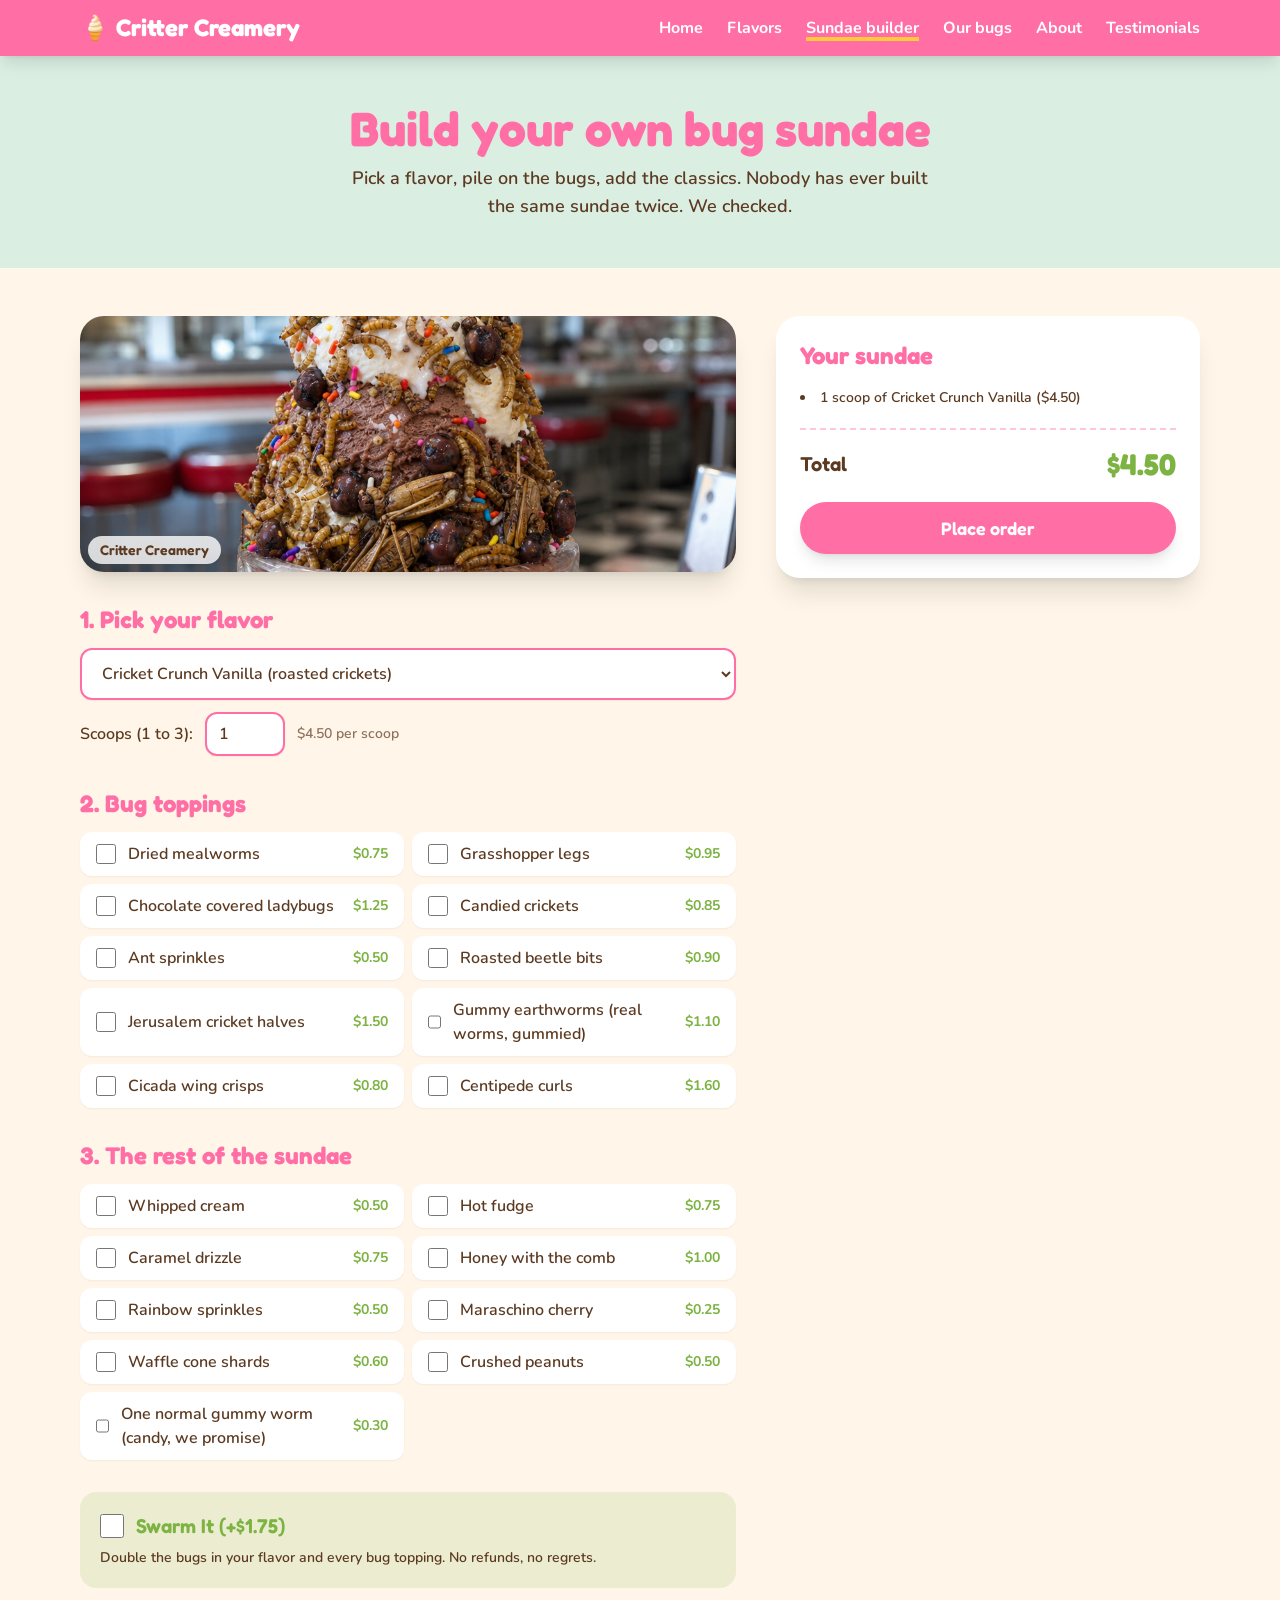
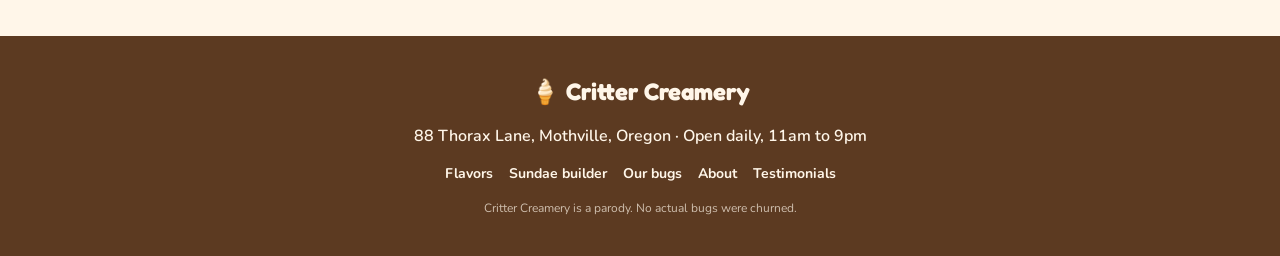
<file: sundae-builder.html>
<!DOCTYPE html>
<html lang="en">
<head>
  <meta charset="UTF-8">
  <meta name="viewport" content="width=device-width, initial-scale=1.0">
  <title>Build your own bug sundae | Critter Creamery</title>
  <meta name="description" content="Pick a flavor, pile on the bug toppings, and Swarm It if you dare. Build your own sundae at Critter Creamery.">
  <link rel="icon" href="data:image/svg+xml,<svg xmlns=%22http://www.w3.org/2000/svg%22 viewBox=%220 0 100 100%22><text y=%22.9em%22 font-size=%2290%22>&#127846;</text></svg>">
  <link rel="preconnect" href="https://fonts.googleapis.com">
  <link rel="preconnect" href="https://fonts.gstatic.com" crossorigin>
  <link href="https://fonts.googleapis.com/css2?family=Fredoka:wght@400;500;600;700&family=Nunito:wght@400;600;700;800&display=swap" rel="stylesheet">
  <link rel="stylesheet" href="css/site.css">
</head>
<body class="bg-cream font-body text-choc">

  <header class="sticky top-0 z-50 bg-berry shadow-lg">
    <nav class="mx-auto flex max-w-6xl items-center justify-between px-4 py-3">
      <a href="index.html" class="font-display text-2xl font-bold text-white">&#127846; Critter Creamery</a>
      <button id="menu-button" class="text-3xl text-white md:hidden" aria-label="Toggle menu">&#9776;</button>
      <ul class="hidden gap-6 font-bold text-white md:flex">
        <li><a class="hover:text-sunny" href="index.html">Home</a></li>
        <li><a class="hover:text-sunny" href="flavors.html">Flavors</a></li>
        <li><a class="underline decoration-sunny decoration-4 underline-offset-4" href="sundae-builder.html">Sundae builder</a></li>
        <li><a class="hover:text-sunny" href="our-bugs.html">Our bugs</a></li>
        <li><a class="hover:text-sunny" href="about.html">About</a></li>
        <li><a class="hover:text-sunny" href="testimonials.html">Testimonials</a></li>
      </ul>
    </nav>
    <ul id="mobile-menu" class="hidden flex-col gap-2 bg-berry px-6 pb-4 font-bold text-white md:hidden">
      <li><a href="index.html">Home</a></li>
      <li><a href="flavors.html">Flavors</a></li>
      <li><a href="sundae-builder.html">Sundae builder</a></li>
      <li><a href="our-bugs.html">Our bugs</a></li>
      <li><a href="about.html">About</a></li>
      <li><a href="testimonials.html">Testimonials</a></li>
    </ul>
  </header>

  <section class="bg-mint/20 px-4 py-12 text-center">
    <h1 class="font-display text-5xl font-bold text-berry">Build your own bug sundae</h1>
    <p class="mx-auto mt-3 max-w-xl text-lg font-semibold">
      Pick a flavor, pile on the bugs, add the classics.
      Nobody has ever built the same sundae twice. We checked.
    </p>
  </section>

  <main class="mx-auto max-w-6xl px-4 py-12">
    <div class="grid gap-10 lg:grid-cols-5">

      <!-- Builder controls -->
      <div class="space-y-8 lg:col-span-3">
        <figure class="relative overflow-hidden rounded-3xl shadow-xl">
          <img src="images/sundae-hero.png" alt="Towering sundae piled with mealworms, grasshopper legs, chocolate covered ladybugs, and a cherry" class="h-64 w-full object-cover">
          <figcaption class="absolute bottom-2 left-2 rounded-full bg-white/80 px-3 py-1 font-display text-sm font-semibold text-choc">Critter Creamery</figcaption>
        </figure>

        <section>
          <h2 class="font-display text-2xl font-bold text-berry">1. Pick your flavor</h2>
          <select id="flavor-select" class="mt-3 w-full rounded-xl border-2 border-berry bg-white px-4 py-3 font-semibold shadow-sm"></select>
          <label class="mt-3 flex items-center gap-3 font-semibold">
            Scoops (1 to 3):
            <input id="scoops" type="number" min="1" max="3" value="1" class="w-20 rounded-xl border-2 border-berry bg-white px-3 py-2 shadow-sm">
            <span class="text-sm text-choc/70">$4.50 per scoop</span>
          </label>
        </section>

        <section>
          <h2 class="font-display text-2xl font-bold text-berry">2. Bug toppings</h2>
          <div id="bug-toppings" class="mt-3 grid gap-2 sm:grid-cols-2"></div>
        </section>

        <section>
          <h2 class="font-display text-2xl font-bold text-berry">3. The rest of the sundae</h2>
          <div id="extras" class="mt-3 grid gap-2 sm:grid-cols-2"></div>
        </section>

        <section class="rounded-2xl bg-buggy/15 p-5">
          <label class="flex cursor-pointer items-center gap-3">
            <input id="swarm" type="checkbox" class="h-6 w-6 accent-green-600">
            <span class="font-display text-xl font-semibold text-buggy">Swarm It (+$1.75)</span>
          </label>
          <p class="mt-2 text-sm font-semibold">Double the bugs in your flavor and every bug topping. No refunds, no regrets.</p>
        </section>
      </div>

      <!-- Summary -->
      <aside class="lg:col-span-2">
        <div class="sticky top-24 rounded-3xl bg-white p-6 shadow-xl">
          <h2 class="font-display text-2xl font-bold text-berry">Your sundae</h2>
          <ul id="summary-list" class="mt-4 list-inside list-disc space-y-1 text-sm font-semibold"></ul>
          <div class="mt-5 flex items-center justify-between border-t-2 border-dashed border-berry/40 pt-4">
            <span class="font-display text-xl font-semibold">Total</span>
            <span id="total" class="font-display text-3xl font-bold text-buggy">$0.00</span>
          </div>
          <button id="order-button" class="mt-5 w-full rounded-full bg-berry px-6 py-3 font-display text-lg font-semibold text-white shadow-lg hover:bg-berry/90">Place order</button>
          <p id="confirmation" class="mt-4 hidden rounded-xl bg-sunny/30 p-4 text-sm font-bold"></p>
        </div>
      </aside>
    </div>
  </main>

  <footer class="bg-choc px-4 py-10 text-cream">
    <div class="mx-auto flex max-w-6xl flex-col items-center gap-4 text-center">
      <p class="font-display text-2xl font-bold">&#127846; Critter Creamery</p>
      <p class="font-semibold">88 Thorax Lane, Mothville, Oregon &middot; Open daily, 11am to 9pm</p>
      <ul class="flex flex-wrap justify-center gap-4 text-sm font-bold">
        <li><a class="hover:text-sunny" href="flavors.html">Flavors</a></li>
        <li><a class="hover:text-sunny" href="sundae-builder.html">Sundae builder</a></li>
        <li><a class="hover:text-sunny" href="our-bugs.html">Our bugs</a></li>
        <li><a class="hover:text-sunny" href="about.html">About</a></li>
        <li><a class="hover:text-sunny" href="testimonials.html">Testimonials</a></li>
      </ul>
      <p class="text-xs text-cream/70">Critter Creamery is a parody. No actual bugs were churned.</p>
    </div>
  </footer>

  <script src="js/flavors.js"></script>
  <script src="js/main.js"></script>
  <script src="js/builder.js"></script>
</body>
</html>
</file>
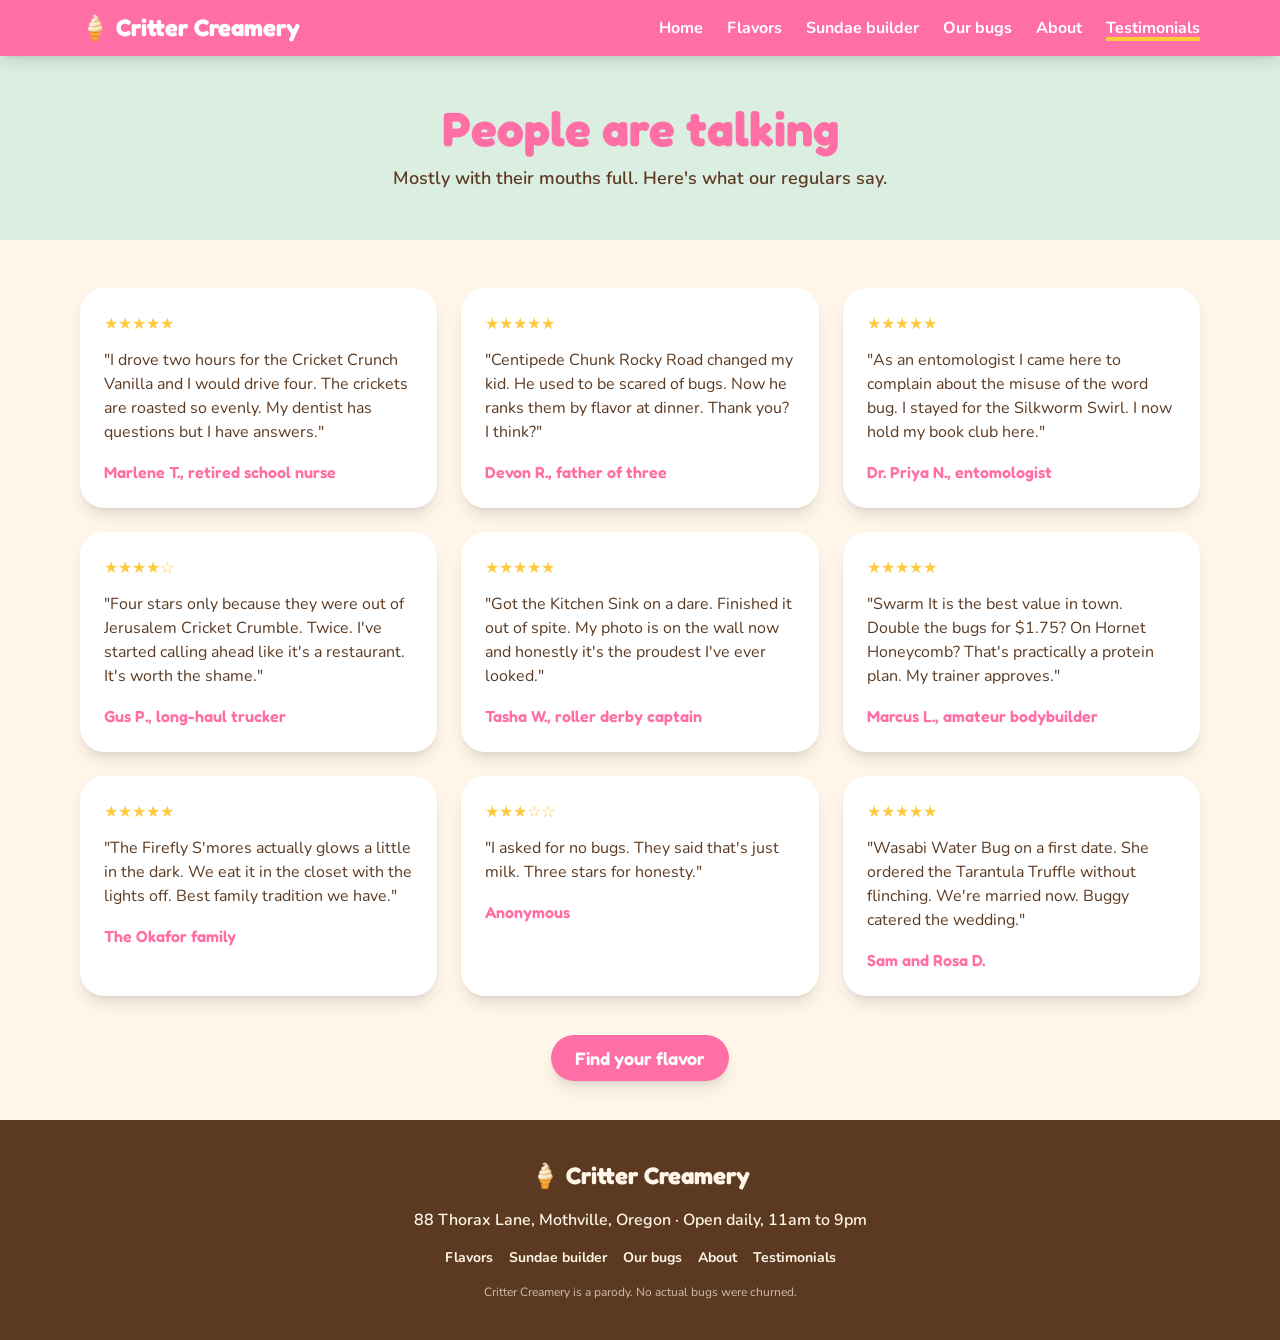
<file: testimonials.html>
<!DOCTYPE html>
<html lang="en">
<head>
  <meta charset="UTF-8">
  <meta name="viewport" content="width=device-width, initial-scale=1.0">
  <title>Testimonials | Critter Creamery</title>
  <meta name="description" content="What Critter Creamery customers say about their favorite bug ice cream flavors.">
  <link rel="icon" href="data:image/svg+xml,<svg xmlns=%22http://www.w3.org/2000/svg%22 viewBox=%220 0 100 100%22><text y=%22.9em%22 font-size=%2290%22>&#127846;</text></svg>">
  <link rel="preconnect" href="https://fonts.googleapis.com">
  <link rel="preconnect" href="https://fonts.gstatic.com" crossorigin>
  <link href="https://fonts.googleapis.com/css2?family=Fredoka:wght@400;500;600;700&family=Nunito:wght@400;600;700;800&display=swap" rel="stylesheet">
  <link rel="stylesheet" href="css/site.css">
</head>
<body class="bg-cream font-body text-choc">

  <header class="sticky top-0 z-50 bg-berry shadow-lg">
    <nav class="mx-auto flex max-w-6xl items-center justify-between px-4 py-3">
      <a href="index.html" class="font-display text-2xl font-bold text-white">&#127846; Critter Creamery</a>
      <button id="menu-button" class="text-3xl text-white md:hidden" aria-label="Toggle menu">&#9776;</button>
      <ul class="hidden gap-6 font-bold text-white md:flex">
        <li><a class="hover:text-sunny" href="index.html">Home</a></li>
        <li><a class="hover:text-sunny" href="flavors.html">Flavors</a></li>
        <li><a class="hover:text-sunny" href="sundae-builder.html">Sundae builder</a></li>
        <li><a class="hover:text-sunny" href="our-bugs.html">Our bugs</a></li>
        <li><a class="hover:text-sunny" href="about.html">About</a></li>
        <li><a class="underline decoration-sunny decoration-4 underline-offset-4" href="testimonials.html">Testimonials</a></li>
      </ul>
    </nav>
    <ul id="mobile-menu" class="hidden flex-col gap-2 bg-berry px-6 pb-4 font-bold text-white md:hidden">
      <li><a href="index.html">Home</a></li>
      <li><a href="flavors.html">Flavors</a></li>
      <li><a href="sundae-builder.html">Sundae builder</a></li>
      <li><a href="our-bugs.html">Our bugs</a></li>
      <li><a href="about.html">About</a></li>
      <li><a href="testimonials.html">Testimonials</a></li>
    </ul>
  </header>

  <section class="bg-mint/20 px-4 py-12 text-center">
    <h1 class="font-display text-5xl font-bold text-berry">People are talking</h1>
    <p class="mx-auto mt-3 max-w-xl text-lg font-semibold">Mostly with their mouths full. Here's what our regulars say.</p>
  </section>

  <main class="mx-auto max-w-6xl px-4 py-12">
    <div class="grid gap-6 md:grid-cols-2 lg:grid-cols-3">

      <blockquote class="rounded-3xl bg-white p-6 shadow-lg">
        <p class="text-sunny" aria-label="5 stars">&#9733;&#9733;&#9733;&#9733;&#9733;</p>
        <p class="mt-3">"I drove two hours for the Cricket Crunch Vanilla and I would drive four. The crickets are roasted so evenly. My dentist has questions but I have answers."</p>
        <footer class="mt-4 font-display font-semibold text-berry">Marlene T., retired school nurse</footer>
      </blockquote>

      <blockquote class="rounded-3xl bg-white p-6 shadow-lg">
        <p class="text-sunny" aria-label="5 stars">&#9733;&#9733;&#9733;&#9733;&#9733;</p>
        <p class="mt-3">"Centipede Chunk Rocky Road changed my kid. He used to be scared of bugs. Now he ranks them by flavor at dinner. Thank you? I think?"</p>
        <footer class="mt-4 font-display font-semibold text-berry">Devon R., father of three</footer>
      </blockquote>

      <blockquote class="rounded-3xl bg-white p-6 shadow-lg">
        <p class="text-sunny" aria-label="5 stars">&#9733;&#9733;&#9733;&#9733;&#9733;</p>
        <p class="mt-3">"As an entomologist I came here to complain about the misuse of the word bug. I stayed for the Silkworm Swirl. I now hold my book club here."</p>
        <footer class="mt-4 font-display font-semibold text-berry">Dr. Priya N., entomologist</footer>
      </blockquote>

      <blockquote class="rounded-3xl bg-white p-6 shadow-lg">
        <p class="text-sunny" aria-label="4 stars">&#9733;&#9733;&#9733;&#9733;&#9734;</p>
        <p class="mt-3">"Four stars only because they were out of Jerusalem Cricket Crumble. Twice. I've started calling ahead like it's a restaurant. It's worth the shame."</p>
        <footer class="mt-4 font-display font-semibold text-berry">Gus P., long-haul trucker</footer>
      </blockquote>

      <blockquote class="rounded-3xl bg-white p-6 shadow-lg">
        <p class="text-sunny" aria-label="5 stars">&#9733;&#9733;&#9733;&#9733;&#9733;</p>
        <p class="mt-3">"Got the Kitchen Sink on a dare. Finished it out of spite. My photo is on the wall now and honestly it's the proudest I've ever looked."</p>
        <footer class="mt-4 font-display font-semibold text-berry">Tasha W., roller derby captain</footer>
      </blockquote>

      <blockquote class="rounded-3xl bg-white p-6 shadow-lg">
        <p class="text-sunny" aria-label="5 stars">&#9733;&#9733;&#9733;&#9733;&#9733;</p>
        <p class="mt-3">"Swarm It is the best value in town. Double the bugs for $1.75? On Hornet Honeycomb? That's practically a protein plan. My trainer approves."</p>
        <footer class="mt-4 font-display font-semibold text-berry">Marcus L., amateur bodybuilder</footer>
      </blockquote>

      <blockquote class="rounded-3xl bg-white p-6 shadow-lg">
        <p class="text-sunny" aria-label="5 stars">&#9733;&#9733;&#9733;&#9733;&#9733;</p>
        <p class="mt-3">"The Firefly S'mores actually glows a little in the dark. We eat it in the closet with the lights off. Best family tradition we have."</p>
        <footer class="mt-4 font-display font-semibold text-berry">The Okafor family</footer>
      </blockquote>

      <blockquote class="rounded-3xl bg-white p-6 shadow-lg">
        <p class="text-sunny" aria-label="3 stars">&#9733;&#9733;&#9733;&#9734;&#9734;</p>
        <p class="mt-3">"I asked for no bugs. They said that's just milk. Three stars for honesty."</p>
        <footer class="mt-4 font-display font-semibold text-berry">Anonymous</footer>
      </blockquote>

      <blockquote class="rounded-3xl bg-white p-6 shadow-lg">
        <p class="text-sunny" aria-label="5 stars">&#9733;&#9733;&#9733;&#9733;&#9733;</p>
        <p class="mt-3">"Wasabi Water Bug on a first date. She ordered the Tarantula Truffle without flinching. We're married now. Buggy catered the wedding."</p>
        <footer class="mt-4 font-display font-semibold text-berry">Sam and Rosa D.</footer>
      </blockquote>

    </div>

    <div class="mt-12 text-center">
      <a href="flavors.html" class="rounded-full bg-berry px-6 py-3 font-display text-lg font-semibold text-white shadow-lg hover:bg-berry/90">Find your flavor</a>
    </div>
  </main>

  <footer class="bg-choc px-4 py-10 text-cream">
    <div class="mx-auto flex max-w-6xl flex-col items-center gap-4 text-center">
      <p class="font-display text-2xl font-bold">&#127846; Critter Creamery</p>
      <p class="font-semibold">88 Thorax Lane, Mothville, Oregon &middot; Open daily, 11am to 9pm</p>
      <ul class="flex flex-wrap justify-center gap-4 text-sm font-bold">
        <li><a class="hover:text-sunny" href="flavors.html">Flavors</a></li>
        <li><a class="hover:text-sunny" href="sundae-builder.html">Sundae builder</a></li>
        <li><a class="hover:text-sunny" href="our-bugs.html">Our bugs</a></li>
        <li><a class="hover:text-sunny" href="about.html">About</a></li>
        <li><a class="hover:text-sunny" href="testimonials.html">Testimonials</a></li>
      </ul>
      <p class="text-xs text-cream/70">Critter Creamery is a parody. No actual bugs were churned.</p>
    </div>
  </footer>

  <script src="js/main.js"></script>
</body>
</html>
</file>
<file: css/site.css>
*,:after,:before{--tw-border-spacing-x:0;--tw-border-spacing-y:0;--tw-translate-x:0;--tw-translate-y:0;--tw-rotate:0;--tw-skew-x:0;--tw-skew-y:0;--tw-scale-x:1;--tw-scale-y:1;--tw-pan-x: ;--tw-pan-y: ;--tw-pinch-zoom: ;--tw-scroll-snap-strictness:proximity;--tw-gradient-from-position: ;--tw-gradient-via-position: ;--tw-gradient-to-position: ;--tw-ordinal: ;--tw-slashed-zero: ;--tw-numeric-figure: ;--tw-numeric-spacing: ;--tw-numeric-fraction: ;--tw-ring-inset: ;--tw-ring-offset-width:0px;--tw-ring-offset-color:#fff;--tw-ring-color:rgba(59,130,246,.5);--tw-ring-offset-shadow:0 0 #0000;--tw-ring-shadow:0 0 #0000;--tw-shadow:0 0 #0000;--tw-shadow-colored:0 0 #0000;--tw-blur: ;--tw-brightness: ;--tw-contrast: ;--tw-grayscale: ;--tw-hue-rotate: ;--tw-invert: ;--tw-saturate: ;--tw-sepia: ;--tw-drop-shadow: ;--tw-backdrop-blur: ;--tw-backdrop-brightness: ;--tw-backdrop-contrast: ;--tw-backdrop-grayscale: ;--tw-backdrop-hue-rotate: ;--tw-backdrop-invert: ;--tw-backdrop-opacity: ;--tw-backdrop-saturate: ;--tw-backdrop-sepia: ;--tw-contain-size: ;--tw-contain-layout: ;--tw-contain-paint: ;--tw-contain-style: }::backdrop{--tw-border-spacing-x:0;--tw-border-spacing-y:0;--tw-translate-x:0;--tw-translate-y:0;--tw-rotate:0;--tw-skew-x:0;--tw-skew-y:0;--tw-scale-x:1;--tw-scale-y:1;--tw-pan-x: ;--tw-pan-y: ;--tw-pinch-zoom: ;--tw-scroll-snap-strictness:proximity;--tw-gradient-from-position: ;--tw-gradient-via-position: ;--tw-gradient-to-position: ;--tw-ordinal: ;--tw-slashed-zero: ;--tw-numeric-figure: ;--tw-numeric-spacing: ;--tw-numeric-fraction: ;--tw-ring-inset: ;--tw-ring-offset-width:0px;--tw-ring-offset-color:#fff;--tw-ring-color:rgba(59,130,246,.5);--tw-ring-offset-shadow:0 0 #0000;--tw-ring-shadow:0 0 #0000;--tw-shadow:0 0 #0000;--tw-shadow-colored:0 0 #0000;--tw-blur: ;--tw-brightness: ;--tw-contrast: ;--tw-grayscale: ;--tw-hue-rotate: ;--tw-invert: ;--tw-saturate: ;--tw-sepia: ;--tw-drop-shadow: ;--tw-backdrop-blur: ;--tw-backdrop-brightness: ;--tw-backdrop-contrast: ;--tw-backdrop-grayscale: ;--tw-backdrop-hue-rotate: ;--tw-backdrop-invert: ;--tw-backdrop-opacity: ;--tw-backdrop-saturate: ;--tw-backdrop-sepia: ;--tw-contain-size: ;--tw-contain-layout: ;--tw-contain-paint: ;--tw-contain-style: }/*! tailwindcss v3.4.19 | MIT License | https://tailwindcss.com*/*,:after,:before{box-sizing:border-box;border:0 solid #e5e7eb}:after,:before{--tw-content:""}:host,html{line-height:1.5;-webkit-text-size-adjust:100%;-moz-tab-size:4;-o-tab-size:4;tab-size:4;font-family:ui-sans-serif,system-ui,sans-serif,Apple Color Emoji,Segoe UI Emoji,Segoe UI Symbol,Noto Color Emoji;font-feature-settings:normal;font-variation-settings:normal;-webkit-tap-highlight-color:transparent}body{margin:0;line-height:inherit}hr{height:0;color:inherit;border-top-width:1px}abbr:where([title]){-webkit-text-decoration:underline dotted;text-decoration:underline dotted}h1,h2,h3,h4,h5,h6{font-size:inherit;font-weight:inherit}a{color:inherit;text-decoration:inherit}b,strong{font-weight:bolder}code,kbd,pre,samp{font-family:ui-monospace,SFMono-Regular,Menlo,Monaco,Consolas,Liberation Mono,Courier New,monospace;font-feature-settings:normal;font-variation-settings:normal;font-size:1em}small{font-size:80%}sub,sup{font-size:75%;line-height:0;position:relative;vertical-align:baseline}sub{bottom:-.25em}sup{top:-.5em}table{text-indent:0;border-color:inherit;border-collapse:collapse}button,input,optgroup,select,textarea{font-family:inherit;font-feature-settings:inherit;font-variation-settings:inherit;font-size:100%;font-weight:inherit;line-height:inherit;letter-spacing:inherit;color:inherit;margin:0;padding:0}button,select{text-transform:none}button,input:where([type=button]),input:where([type=reset]),input:where([type=submit]){-webkit-appearance:button;background-color:transparent;background-image:none}:-moz-focusring{outline:auto}:-moz-ui-invalid{box-shadow:none}progress{vertical-align:baseline}::-webkit-inner-spin-button,::-webkit-outer-spin-button{height:auto}[type=search]{-webkit-appearance:textfield;outline-offset:-2px}::-webkit-search-decoration{-webkit-appearance:none}::-webkit-file-upload-button{-webkit-appearance:button;font:inherit}summary{display:list-item}blockquote,dd,dl,figure,h1,h2,h3,h4,h5,h6,hr,p,pre{margin:0}fieldset{margin:0}fieldset,legend{padding:0}menu,ol,ul{list-style:none;margin:0;padding:0}dialog{padding:0}textarea{resize:vertical}input::-moz-placeholder,textarea::-moz-placeholder{opacity:1;color:#9ca3af}input::placeholder,textarea::placeholder{opacity:1;color:#9ca3af}[role=button],button{cursor:pointer}:disabled{cursor:default}audio,canvas,embed,iframe,img,object,svg,video{display:block;vertical-align:middle}img,video{max-width:100%;height:auto}[hidden]:where(:not([hidden=until-found])){display:none}.container{width:100%}@media (min-width:640px){.container{max-width:640px}}@media (min-width:768px){.container{max-width:768px}}@media (min-width:1024px){.container{max-width:1024px}}@media (min-width:1280px){.container{max-width:1280px}}@media (min-width:1536px){.container{max-width:1536px}}.absolute{position:absolute}.relative{position:relative}.sticky{position:sticky}.inset-0{inset:0}.bottom-1\.5{bottom:.375rem}.bottom-2{bottom:.5rem}.left-1\.5{left:.375rem}.left-2{left:.5rem}.right-2{right:.5rem}.top-0{top:0}.top-24{top:6rem}.z-10{z-index:10}.z-50{z-index:50}.float-none{float:none}.mx-auto{margin-left:auto;margin-right:auto}.mb-16{margin-bottom:4rem}.mb-8{margin-bottom:2rem}.mt-1{margin-top:.25rem}.mt-10{margin-top:2.5rem}.mt-12{margin-top:3rem}.mt-16{margin-top:4rem}.mt-2{margin-top:.5rem}.mt-3{margin-top:.75rem}.mt-4{margin-top:1rem}.mt-5{margin-top:1.25rem}.mt-6{margin-top:1.5rem}.mt-8{margin-top:2rem}.block{display:block}.inline-block{display:inline-block}.flex{display:flex}.grid{display:grid}.hidden{display:none}.h-44{height:11rem}.h-5{height:1.25rem}.h-56{height:14rem}.h-6{height:1.5rem}.h-64{height:16rem}.w-20{width:5rem}.w-5{width:1.25rem}.w-6{width:1.5rem}.w-full{width:100%}.max-w-2xl{max-width:42rem}.max-w-3xl{max-width:48rem}.max-w-5xl{max-width:64rem}.max-w-6xl{max-width:72rem}.max-w-sm{max-width:24rem}.max-w-xl{max-width:36rem}.cursor-pointer{cursor:pointer}.scroll-mt-24{scroll-margin-top:6rem}.list-inside{list-style-position:inside}.list-disc{list-style-type:disc}.flex-col{flex-direction:column}.flex-wrap{flex-wrap:wrap}.items-end{align-items:flex-end}.items-center{align-items:center}.justify-center{justify-content:center}.justify-between{justify-content:space-between}.gap-10{gap:2.5rem}.gap-2{gap:.5rem}.gap-3{gap:.75rem}.gap-4{gap:1rem}.gap-6{gap:1.5rem}.gap-8{gap:2rem}.space-y-1>:not([hidden])~:not([hidden]){--tw-space-y-reverse:0;margin-top:calc(.25rem*(1 - var(--tw-space-y-reverse)));margin-bottom:calc(.25rem*var(--tw-space-y-reverse))}.space-y-5>:not([hidden])~:not([hidden]){--tw-space-y-reverse:0;margin-top:calc(1.25rem*(1 - var(--tw-space-y-reverse)));margin-bottom:calc(1.25rem*var(--tw-space-y-reverse))}.space-y-8>:not([hidden])~:not([hidden]){--tw-space-y-reverse:0;margin-top:calc(2rem*(1 - var(--tw-space-y-reverse)));margin-bottom:calc(2rem*var(--tw-space-y-reverse))}.overflow-hidden{overflow:hidden}.rounded-2xl{border-radius:1rem}.rounded-3xl{border-radius:1.5rem}.rounded-full{border-radius:9999px}.rounded-xl{border-radius:.75rem}.border-2{border-width:2px}.border-t-2{border-top-width:2px}.border-dashed{border-style:dashed}.border-berry{--tw-border-opacity:1;border-color:rgb(255 111 165/var(--tw-border-opacity,1))}.border-berry\/40{border-color:rgba(255,111,165,.4)}.bg-berry{--tw-bg-opacity:1;background-color:rgb(255 111 165/var(--tw-bg-opacity,1))}.bg-buggy{--tw-bg-opacity:1;background-color:rgb(124 179 66/var(--tw-bg-opacity,1))}.bg-buggy\/15{background-color:rgba(124,179,66,.15)}.bg-choc{--tw-bg-opacity:1;background-color:rgb(92 58 33/var(--tw-bg-opacity,1))}.bg-cream{--tw-bg-opacity:1;background-color:rgb(255 246 233/var(--tw-bg-opacity,1))}.bg-mint\/20{background-color:rgba(78,205,196,.2)}.bg-sunny{--tw-bg-opacity:1;background-color:rgb(255 201 60/var(--tw-bg-opacity,1))}.bg-sunny\/30{background-color:rgba(255,201,60,.3)}.bg-white{--tw-bg-opacity:1;background-color:rgb(255 255 255/var(--tw-bg-opacity,1))}.bg-white\/80{background-color:hsla(0,0%,100%,.8)}.bg-gradient-to-t{background-image:linear-gradient(to top,var(--tw-gradient-stops))}.from-choc\/70{--tw-gradient-from:rgba(92,58,33,.7) var(--tw-gradient-from-position);--tw-gradient-to:rgba(92,58,33,0) var(--tw-gradient-to-position);--tw-gradient-stops:var(--tw-gradient-from),var(--tw-gradient-to)}.to-transparent{--tw-gradient-to:transparent var(--tw-gradient-to-position)}.object-cover{-o-object-fit:cover;object-fit:cover}.p-4{padding:1rem}.p-5{padding:1.25rem}.p-6{padding:1.5rem}.p-8{padding:2rem}.px-2{padding-left:.5rem;padding-right:.5rem}.px-3{padding-left:.75rem;padding-right:.75rem}.px-4{padding-left:1rem;padding-right:1rem}.px-6{padding-left:1.5rem;padding-right:1.5rem}.py-0\.5{padding-top:.125rem;padding-bottom:.125rem}.py-1{padding-top:.25rem;padding-bottom:.25rem}.py-10{padding-top:2.5rem;padding-bottom:2.5rem}.py-12{padding-top:3rem;padding-bottom:3rem}.py-14{padding-top:3.5rem;padding-bottom:3.5rem}.py-2{padding-top:.5rem;padding-bottom:.5rem}.py-2\.5{padding-top:.625rem;padding-bottom:.625rem}.py-3{padding-top:.75rem;padding-bottom:.75rem}.pb-12{padding-bottom:3rem}.pb-4{padding-bottom:1rem}.pt-10{padding-top:2.5rem}.pt-4{padding-top:1rem}.text-left{text-align:left}.text-center{text-align:center}.font-body{font-family:Nunito,sans-serif}.font-display{font-family:Fredoka,sans-serif}.text-2xl{font-size:1.5rem;line-height:2rem}.text-3xl{font-size:1.875rem;line-height:2.25rem}.text-4xl{font-size:2.25rem;line-height:2.5rem}.text-5xl{font-size:3rem;line-height:1}.text-lg{font-size:1.125rem;line-height:1.75rem}.text-sm{font-size:.875rem;line-height:1.25rem}.text-xl{font-size:1.25rem;line-height:1.75rem}.text-xs{font-size:.75rem;line-height:1rem}.font-bold{font-weight:700}.font-semibold{font-weight:600}.uppercase{text-transform:uppercase}.leading-relaxed{line-height:1.625}.tracking-wide{letter-spacing:.025em}.text-berry{--tw-text-opacity:1;color:rgb(255 111 165/var(--tw-text-opacity,1))}.text-buggy{--tw-text-opacity:1;color:rgb(124 179 66/var(--tw-text-opacity,1))}.text-choc{--tw-text-opacity:1;color:rgb(92 58 33/var(--tw-text-opacity,1))}.text-choc\/70{color:rgba(92,58,33,.7)}.text-cream{--tw-text-opacity:1;color:rgb(255 246 233/var(--tw-text-opacity,1))}.text-cream\/70{color:rgba(255,246,233,.7)}.text-sunny{--tw-text-opacity:1;color:rgb(255 201 60/var(--tw-text-opacity,1))}.text-white{--tw-text-opacity:1;color:rgb(255 255 255/var(--tw-text-opacity,1))}.underline{text-decoration-line:underline}.decoration-sunny{text-decoration-color:#ffc93c}.decoration-4{text-decoration-thickness:4px}.underline-offset-4{text-underline-offset:4px}.accent-green-600{accent-color:#16a34a}.accent-pink-500{accent-color:#ec4899}.shadow{--tw-shadow:0 1px 3px 0 rgba(0,0,0,.1),0 1px 2px -1px rgba(0,0,0,.1);--tw-shadow-colored:0 1px 3px 0 var(--tw-shadow-color),0 1px 2px -1px var(--tw-shadow-color)}.shadow,.shadow-lg{box-shadow:var(--tw-ring-offset-shadow,0 0 #0000),var(--tw-ring-shadow,0 0 #0000),var(--tw-shadow)}.shadow-lg{--tw-shadow:0 10px 15px -3px rgba(0,0,0,.1),0 4px 6px -4px rgba(0,0,0,.1);--tw-shadow-colored:0 10px 15px -3px var(--tw-shadow-color),0 4px 6px -4px var(--tw-shadow-color)}.shadow-sm{--tw-shadow:0 1px 2px 0 rgba(0,0,0,.05);--tw-shadow-colored:0 1px 2px 0 var(--tw-shadow-color)}.shadow-sm,.shadow-xl{box-shadow:var(--tw-ring-offset-shadow,0 0 #0000),var(--tw-ring-shadow,0 0 #0000),var(--tw-shadow)}.shadow-xl{--tw-shadow:0 20px 25px -5px rgba(0,0,0,.1),0 8px 10px -6px rgba(0,0,0,.1);--tw-shadow-colored:0 20px 25px -5px var(--tw-shadow-color),0 8px 10px -6px var(--tw-shadow-color)}.hover\:bg-berry\/90:hover{background-color:rgba(255,111,165,.9)}.hover\:bg-buggy\/90:hover{background-color:rgba(124,179,66,.9)}.hover\:bg-sunny\/20:hover{background-color:rgba(255,201,60,.2)}.hover\:text-sunny:hover{--tw-text-opacity:1;color:rgb(255 201 60/var(--tw-text-opacity,1))}@media (min-width:640px){.sm\:grid-cols-2{grid-template-columns:repeat(2,minmax(0,1fr))}}@media (min-width:768px){.md\:order-1{order:1}.md\:order-2{order:2}.md\:float-right{float:right}.md\:ml-8{margin-left:2rem}.md\:flex{display:flex}.md\:hidden{display:none}.md\:h-72{height:18rem}.md\:grid-cols-2{grid-template-columns:repeat(2,minmax(0,1fr))}.md\:grid-cols-3{grid-template-columns:repeat(3,minmax(0,1fr))}.md\:text-6xl{font-size:3.75rem;line-height:1}}@media (min-width:1024px){.lg\:col-span-2{grid-column:span 2/span 2}.lg\:col-span-3{grid-column:span 3/span 3}.lg\:grid-cols-3{grid-template-columns:repeat(3,minmax(0,1fr))}.lg\:grid-cols-5{grid-template-columns:repeat(5,minmax(0,1fr))}}
</file>
